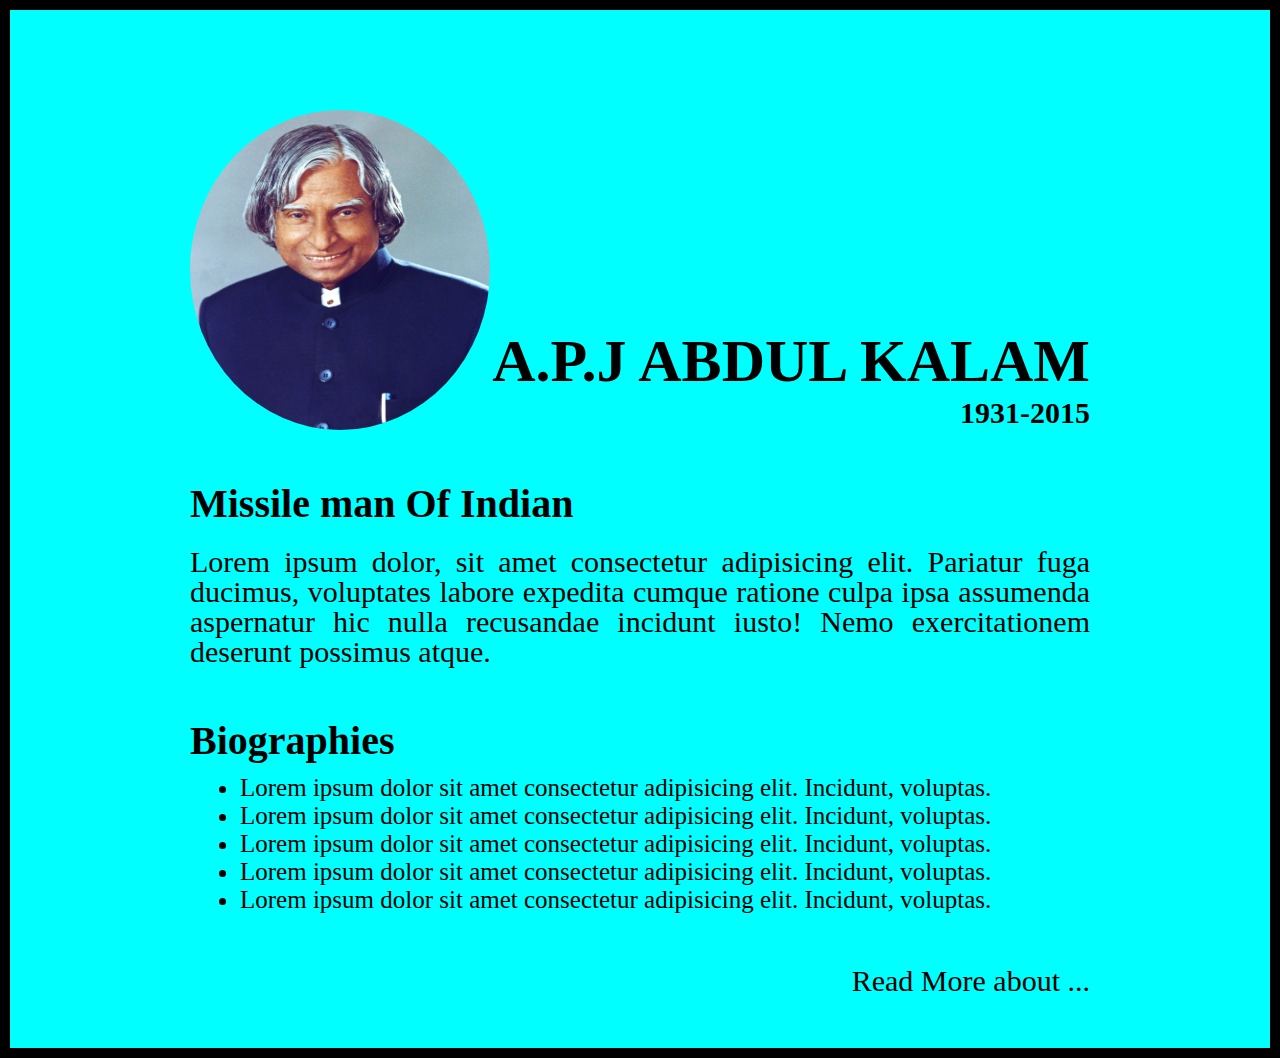
<file: p1/index.html>
<!DOCTYPE html>
<html lang="en">
  <head>
    <meta charset="UTF-8" />
    <meta http-equiv="X-UA-Compatible" content="IE=edge" />
    <meta name="viewport" content="width=device-width, initial-scale=1.0" />
    <title>The Tribute | A.P.J Abdul Kalam</title>
    <link rel="stylesheet" href="style.css" />
  </head>
  <body>
    <div class="container">
      <div class="content">
        <section class="top_section">
          <div class="image_container">
            <img src="./images/apj.jpg" alt="Tribute" />
          </div>
          <div>
            <h1>A.P.J ABDUL KALAM</h1>
            <h4>1931-2015</h4>
          </div>
        </section>
        <section class="abut_section">
          <h2>Missile man Of Indian</h2>
          <p>
            Lorem ipsum dolor, sit amet consectetur adipisicing elit. Pariatur
            fuga ducimus, voluptates labore expedita cumque ratione culpa ipsa
            assumenda aspernatur hic nulla recusandae incidunt iusto! Nemo
            exercitationem deserunt possimus atque.
          </p>
        </section>
        <section class="biography">
          <h1>Biographies</h1>
          <ul>
            <li>
              Lorem ipsum dolor sit amet consectetur adipisicing elit. Incidunt,
              voluptas.
            </li>
            <li>
              Lorem ipsum dolor sit amet consectetur adipisicing elit. Incidunt,
              voluptas.
            </li>
            <li>
              Lorem ipsum dolor sit amet consectetur adipisicing elit. Incidunt,
              voluptas.
            </li>
            <li>
              Lorem ipsum dolor sit amet consectetur adipisicing elit. Incidunt,
              voluptas.
            </li>
            <li>
              Lorem ipsum dolor sit amet consectetur adipisicing elit. Incidunt,
              voluptas.
            </li>
          </ul>
        </section>
        <footer>
           <p> Read More about ...</p>
        </footer>
      </div>
     
    </div>
  </body>
</html>
</file>
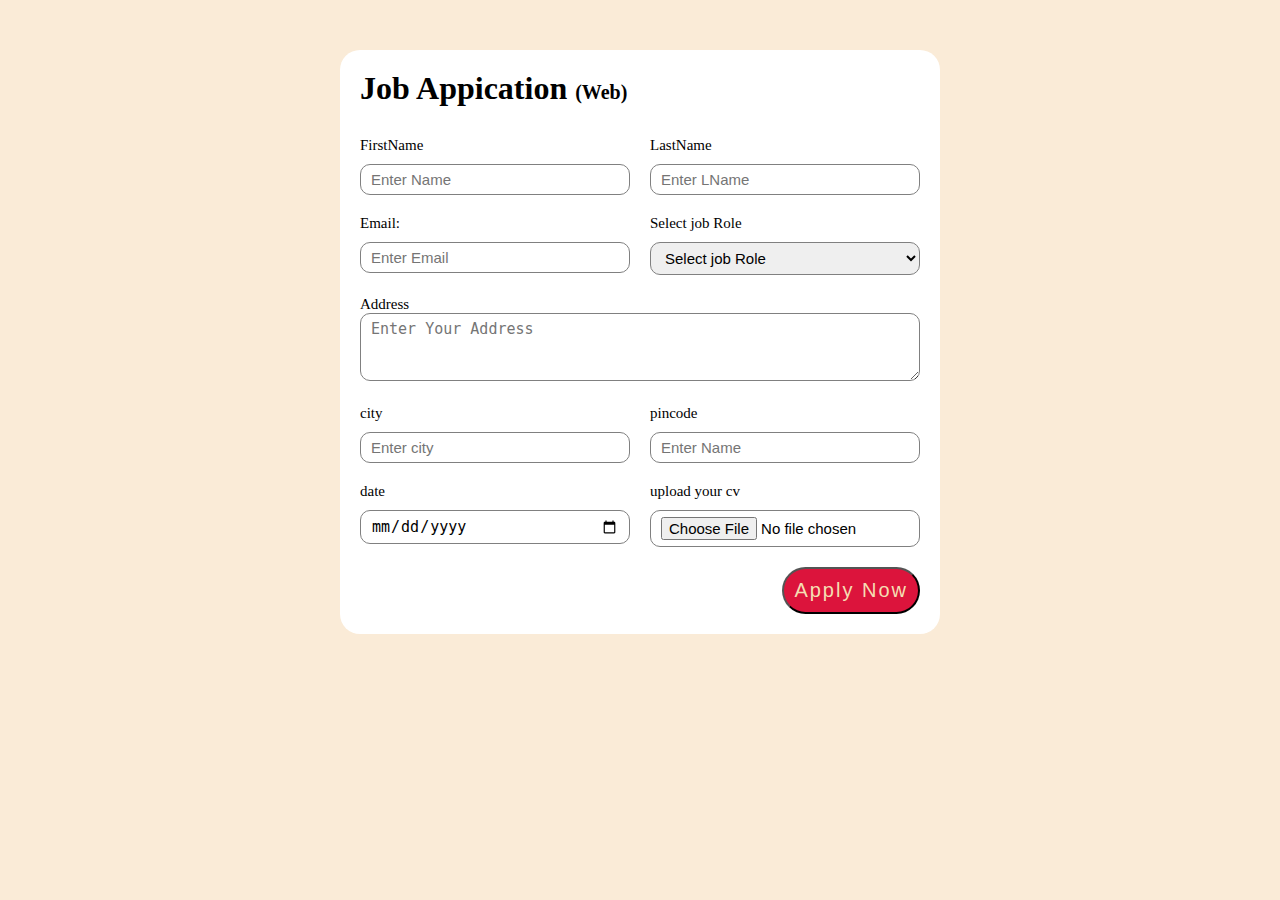
<file: p2/index.html>
<!DOCTYPE html>
<html lang="en">
  <head>
    <meta charset="UTF-8" />
    <meta http-equiv="X-UA-Compatible" content="IE=edge" />
    <meta name="viewport" content="width=device-width, initial-scale=1.0" />
    <title>Job Application</title>
    <link rel="stylesheet" href="style.css" />
  </head>
  <body>
    <div class="container">
      <div class="apply-box">
        <h1>Job Appication <span class="small">(Web)</span></h1>

        <form action="">
          <div class="form_container">
            <div class="form_control">
              <label for="firstName">FirstName</label>
              <input id="firstName" name="firstName" placeholder="Enter Name" />
            </div>

            <div class="form_control">
              <label for="lastName">LastName</label>
              <input id="lastName" name="lastName" placeholder="Enter LName" />
            </div>

            <div class="form_control">
              <label for="email">Email:</label>
              <input
                type="email"
                id="email"
                name="email"
                placeholder="Enter Email"
              />
            </div>

            <div class="form_control">
              <label for="job_role">Select job Role</label>
              <select name="job_role" id="job_role">
                <option value="">Select job Role</option>
                <option value="backend">backend</option>
                <option value="frontend">frontend</option>
                <option value="fullstack">fullstack</option>
                <option value="coder">coder</option>
              </select>
            </div>

            <div class="textarea_control">
                <label for="address">Address</label>
                <textarea name="address" id="address" cols="30" rows="3" placeholder="Enter Your Address"></textarea>
              </div>

              <div class="form_control">
                <label for="city">city</label>
                <input id="city" name="city" placeholder="Enter city" />
              </div>

              <div class="form_control">
                <label for="pincode">pincode</label>
                <input type="number" id="pincode" name="pincode" placeholder="Enter Name" />
              </div>

              <div class="form_control">
                <label for="date">date</label>
                <input type="date" id="date" name="date" placeholder="Enter Name" />
              </div>

              <div class="form_control">
                <label for="upload">upload your cv</label>
                <input type="file" id="upload" name="upload" placeholder="Enter Name" />
              </div>

          </div>
          <div class="button">
            <button type="submit">Apply Now</button>
          </div>
        </form>
      </div>
    </div>
  </body>
</html>
</file>
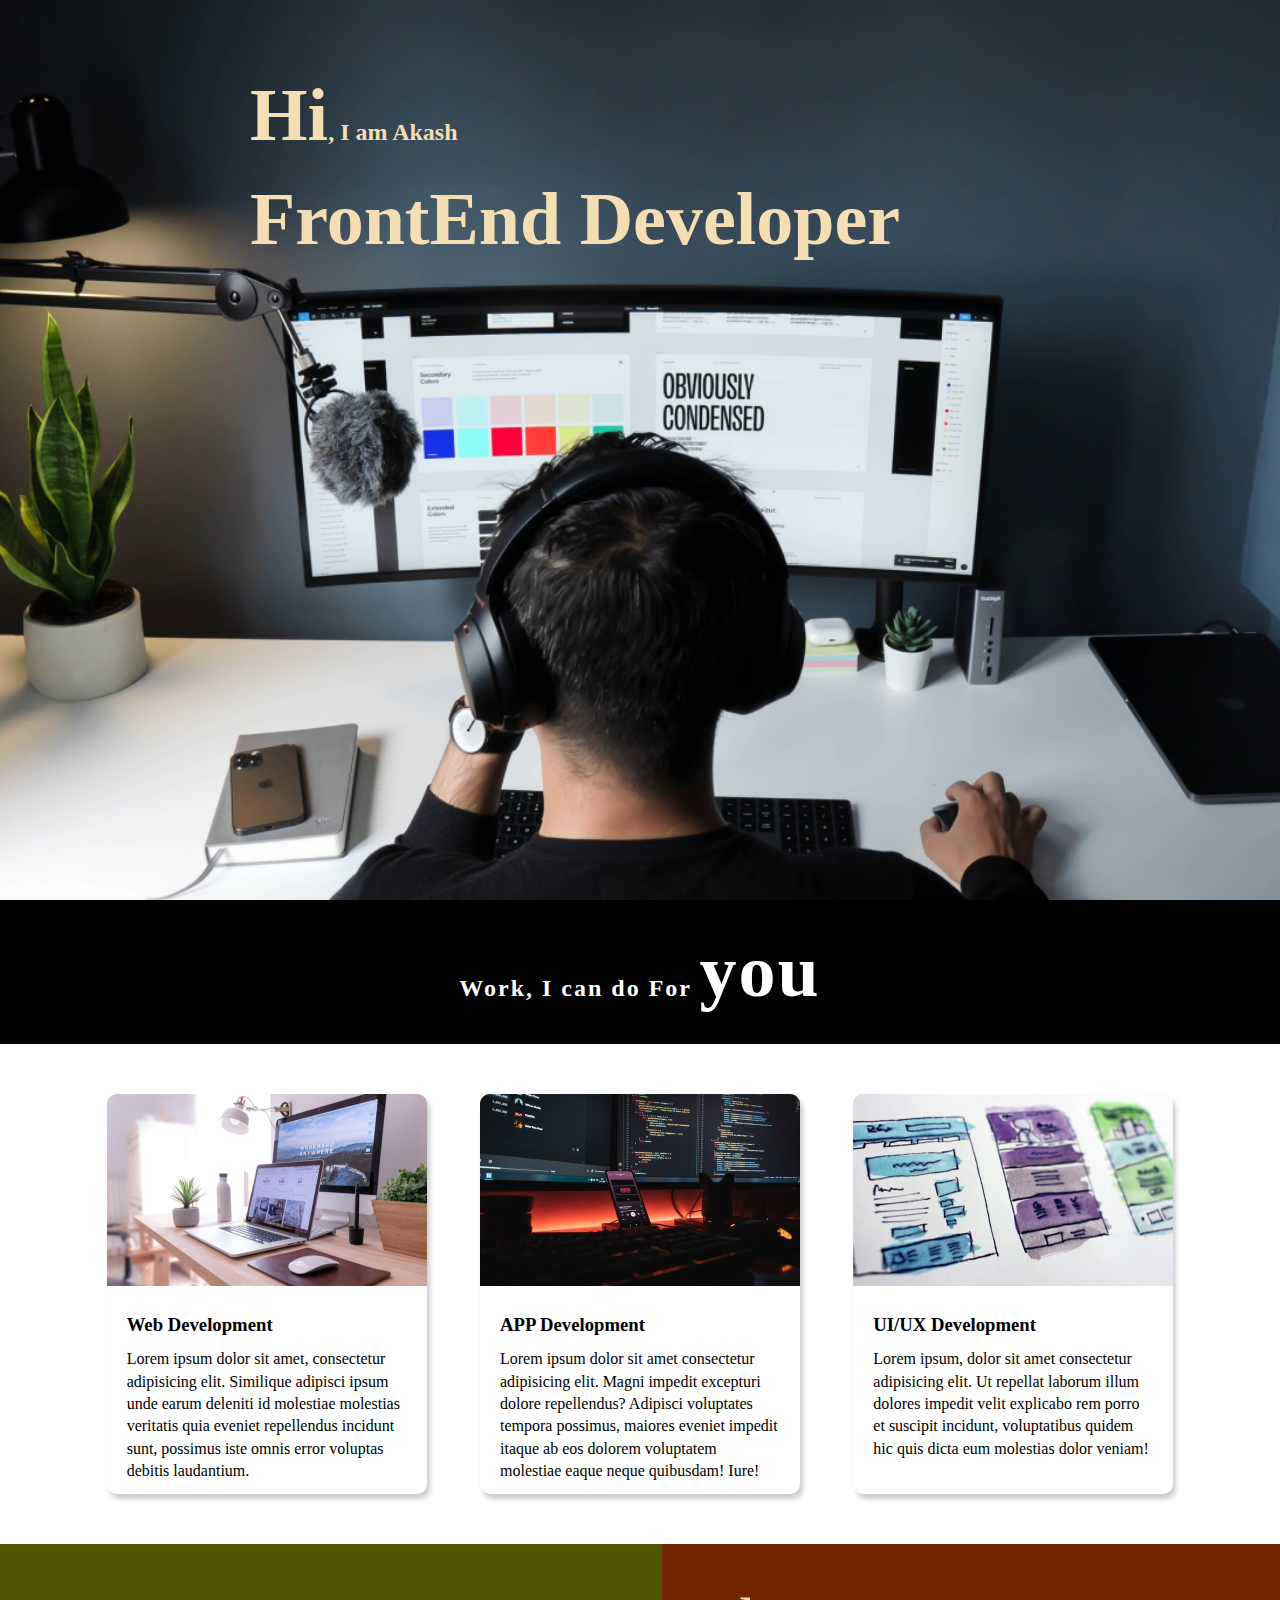
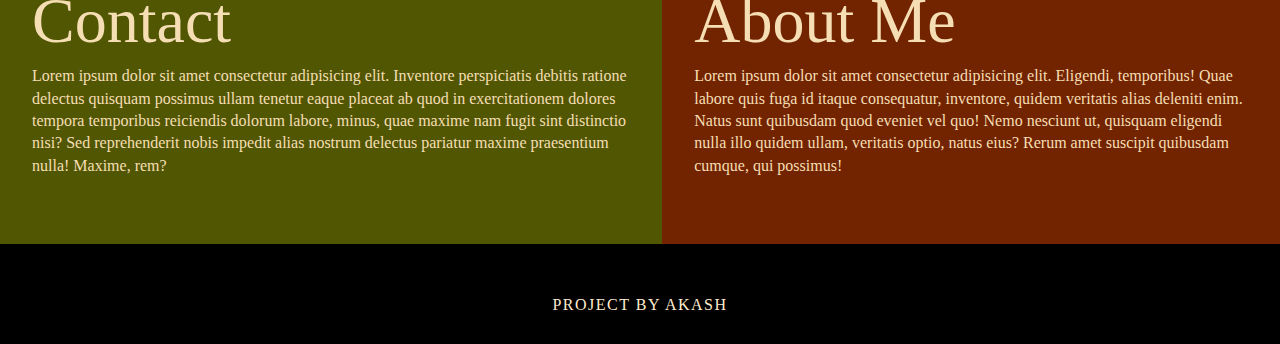
<file: p4/index.html>
<!DOCTYPE html>
<html lang="en">
  <head>
    <meta charset="UTF-8" />
    <meta http-equiv="X-UA-Compatible" content="IE=edge" />
    <meta name="viewport" content="width=device-width, initial-scale=1.0" />
    <link rel="stylesheet" href="style.css" />
    <title>Landing Page</title>
  </head>
  <body>
    <section class="hero_section">
      <div class="text_container">
        <h2><span class="lg_text">Hi</span>, I am Akash</h2>
        <h1 class="lg_text">FrontEnd Developer</h1>
      </div>
    </section>

    <section class="black_box">
      <h2>Work, I can do For <span class="lg_text">you</span></h2>
    </section>

    <section class="work">
      <div class="item">
        <div class="card">
          <div class="image_conatiner">
            <img src="images/web.png" alt="xyz" />
          </div>
          <div class="card_container">
            <h3>Web Development</h3>
            <p>
              Lorem ipsum dolor sit amet, consectetur adipisicing elit.
              Similique adipisci ipsum unde earum deleniti id molestiae
              molestias veritatis quia eveniet repellendus incidunt sunt,
              possimus iste omnis error voluptas debitis laudantium.
            </p>
          </div>
        </div>
      </div>
      <div class="item">
        <div class="card">
          <div class="image_conatiner">
            <img src="images/mobile.png" alt="xyz" />
          </div>
          <div class="card_container">
            <h3>APP Development</h3>
            <p>
              Lorem ipsum dolor sit amet consectetur adipisicing elit. Magni
              impedit excepturi dolore repellendus? Adipisci voluptates tempora
              possimus, maiores eveniet impedit itaque ab eos dolorem voluptatem
              molestiae eaque neque quibusdam! Iure!
            </p>
          </div>
        </div>
      </div>

      <div class="item">
        <div class="card">
          <div class="image_conatiner">
            <img src="images/uiux.png" alt="xyz" />
          </div>
          <div class="card_container">
            <h3>UI/UX Development</h3>
            <p>
              Lorem ipsum, dolor sit amet consectetur adipisicing elit. Ut
              repellat laborum illum dolores impedit velit explicabo rem porro
              et suscipit incidunt, voluptatibus quidem hic quis dicta eum
              molestias dolor veniam!
            </p>
          </div>
        </div>
      </div>
    </section>

    <section class="bottom">
        <div class="contact">
            <h1>Contact</h1>
            <p>Lorem ipsum dolor sit amet consectetur adipisicing elit. Inventore perspiciatis debitis ratione delectus quisquam possimus ullam tenetur eaque placeat ab quod in exercitationem dolores tempora temporibus reiciendis dolorum labore, minus, quae maxime nam fugit sint distinctio nisi? Sed reprehenderit nobis impedit alias nostrum delectus pariatur maxime praesentium nulla! Maxime, rem?</p>
        </div>
        <div class="about">
            <h1>About Me</h1>
            <p>Lorem ipsum dolor sit amet consectetur adipisicing elit. Eligendi, temporibus! Quae labore quis fuga id itaque consequatur, inventore, quidem veritatis alias deleniti enim. Natus sunt quibusdam quod eveniet vel quo! Nemo nesciunt ut, quisquam eligendi nulla illo quidem ullam, veritatis optio, natus eius? Rerum amet suscipit quibusdam cumque, qui possimus!</p>
        </div>
    </section>

    <footer>
        Project by Akash
    </footer>

  </body>
</html>
</file>
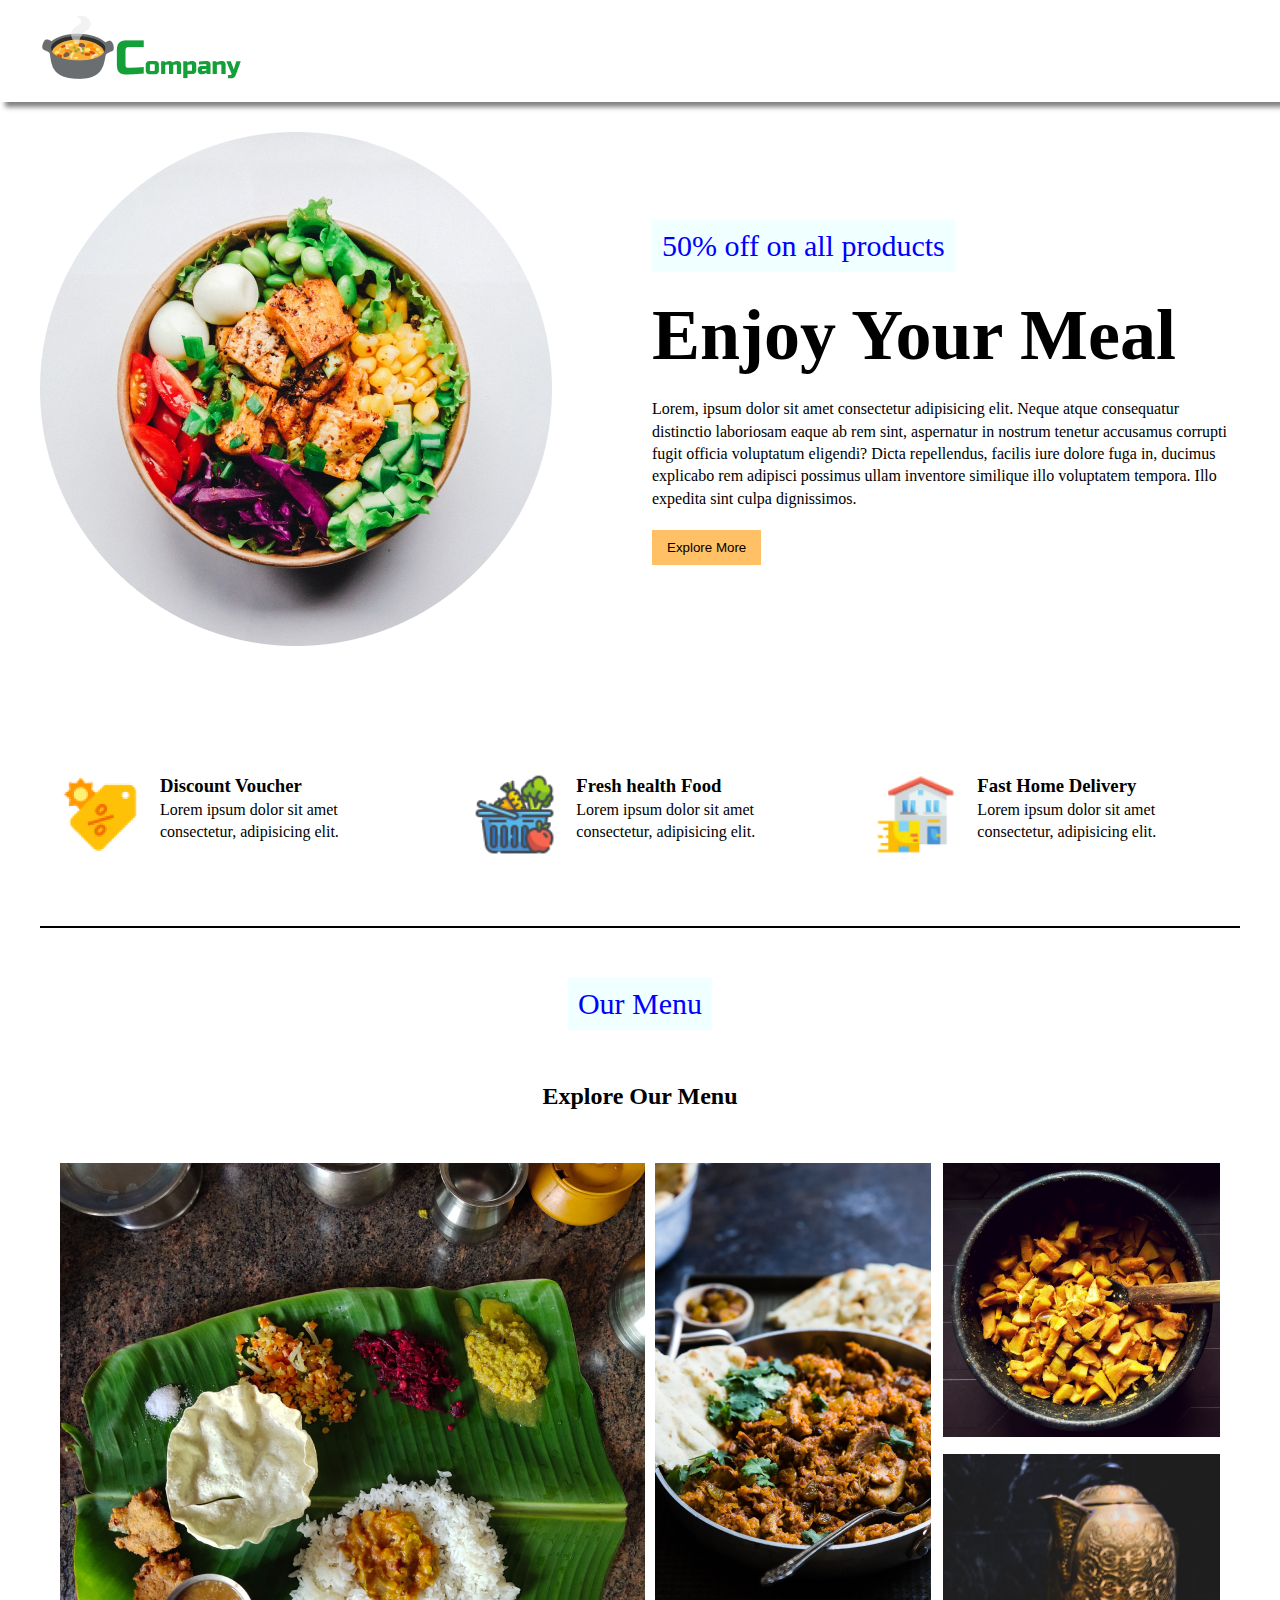
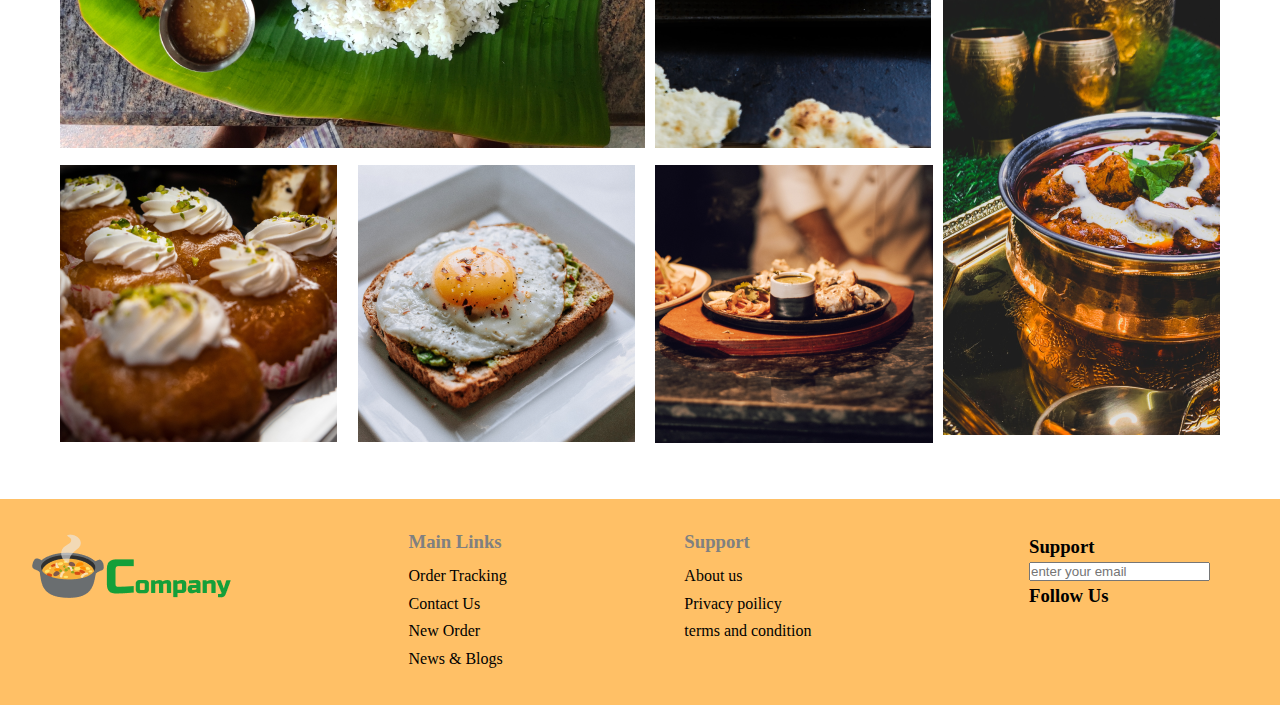
<file: p5/index.html>
<!DOCTYPE html>
<html lang="en">
  <head>
    <meta charset="UTF-8" />
    <meta http-equiv="X-UA-Compatible" content="IE=edge" />
    <meta name="viewport" content="width=device-width, initial-scale=1.0" />
    <link
      rel="stylesheet"
      href="https://cdnjs.cloudflare.com/ajax/libs/font-awesome/6.2.1/css/all.min.css"
      integrity="sha512-MV7K8+y+gLIBoVD59lQIYicR65iaqukzvf/nwasF0nqhPay5w/9lJmVM2hMDcnK1OnMGCdVK+iQrJ7lzPJQd1w=="
      crossorigin="anonymous"
      referrerpolicy="no-referrer"
    />
    <link rel="stylesheet" href="style.css" />
    <title>Restaurant</title>
  </head>
  <body>
    <nav>
      <div class="navigation container">
        <div class="logo_container">
          <img src="images/logo.png" alt="logo" />
        </div>
        <div class="bar_icon"><i class="fa-solid fa-bars"></i></div>
      </div>
    </nav>

    <div class="container">
      <div class="hero">
        <div class="hero_img">
          <img src="images/hero_image.png" alt="sdf" />
        </div>

        <div class="hero_content">
          <div class="tag">50% off on all products</div>
          <h1>Enjoy Your Meal</h1>
          <p>
            Lorem, ipsum dolor sit amet consectetur adipisicing elit. Neque
            atque consequatur distinctio laboriosam eaque ab rem sint,
            aspernatur in nostrum tenetur accusamus corrupti fugit officia
            voluptatum eligendi? Dicta repellendus, facilis iure dolore fuga in,
            ducimus explicabo rem adipisci possimus ullam inventore similique
            illo voluptatem tempora. Illo expedita sint culpa dignissimos.
          </p>
          <button class="explore_btn">Explore More</button>
        </div>
      </div>
      <section class="features">
        <div class="feature">
          <img src="icons/discount.png" alt="" />
          <div class="feature_content">
            <h3>Discount Voucher</h3>
            Lorem ipsum dolor sit amet consectetur, adipisicing elit.
          </div>
        </div>

        <div class="feature">
          <img src="icons/fresh.png" alt="" />
          <div class="feature_content">
            <h3>Fresh health Food</h3>
            Lorem ipsum dolor sit amet consectetur, adipisicing elit.
          </div>
        </div>

        <div class="feature">
          <img src="icons/delivery.png" alt="" />
          <div class="feature_content">
            <h3>Fast Home Delivery</h3>
            Lorem ipsum dolor sit amet consectetur, adipisicing elit.
          </div>
        </div>
      </section>
      <div class="divider"></div>
      <div class="menu">
        <div class="tag">Our Menu</div>
        <h2>Explore Our Menu</h2>

        <div class="grid">
          <div class="item1">
            <img
              class="grid-image"
              src="images/grid_image1.png"
              alt="image 1"
            />
          </div>
          <div class="item2">
            <img
              class="grid-image"
              src="images/grid_image2.png"
              alt="image 2"
            />
          </div>
          <div class="item3">
            <img
              class="grid-image"
              src="images/grid_image3.png"
              alt="image 3"
            />
          </div>
          <div class="item4">
            <img
              class="grid-image"
              src="images/grid_image4.png"
              alt="image 4"
            />
          </div>
          <div class="item5">
            <img
              class="grid-image"
              src="images/grid_image5.png"
              alt="image 5"
            />
          </div>
          <div class="item6">
            <img
              class="grid-image"
              src="images/grid_image6.png"
              alt="image 6"
            />
          </div>
          <div class="item7">
            <img
              class="grid-image"
              src="images/grid_image7.png"
              alt="image 7"
            />
          </div>
        </div>
      </div>
    </div>
    <footer>
      <div class="footer_container ">
        <div class="footer_logo">
          <img src="images/logo.png" alt="">
        </div>
        <div class="link_lists">
          <h3>Main Links</h3>
          <ul>
            <li>Order Tracking</li>
            <li>Contact Us</li>
            <li>New Order</li>
            <li>News & Blogs</li>
          </ul>
        </div>

        <div class="link_lists">
          <h3>Support</h3>
          <ul>
            <li>About us</li>
            <li>Privacy poilicy</li>
            <li>terms and condition</li>
          </ul>
        </div>

        <div class="new_letter">
          <h3>Support</h3>
          <input type="email" placeholder="enter your email">
          <h3>Follow Us</h3>
          <div class="icon_container">
            <div class="icon">
              <i class="fa fa-facebook"></i>
            </div>

            <div class="icon">
              <i class="fa fa-twitter"></i>
            </div>

            <div class="icon">
              <i class="fa fa-instagram"></i>
            </div>


          </div>
        </div>
      </div>
    </footer>
  </body>
</html>
</file>
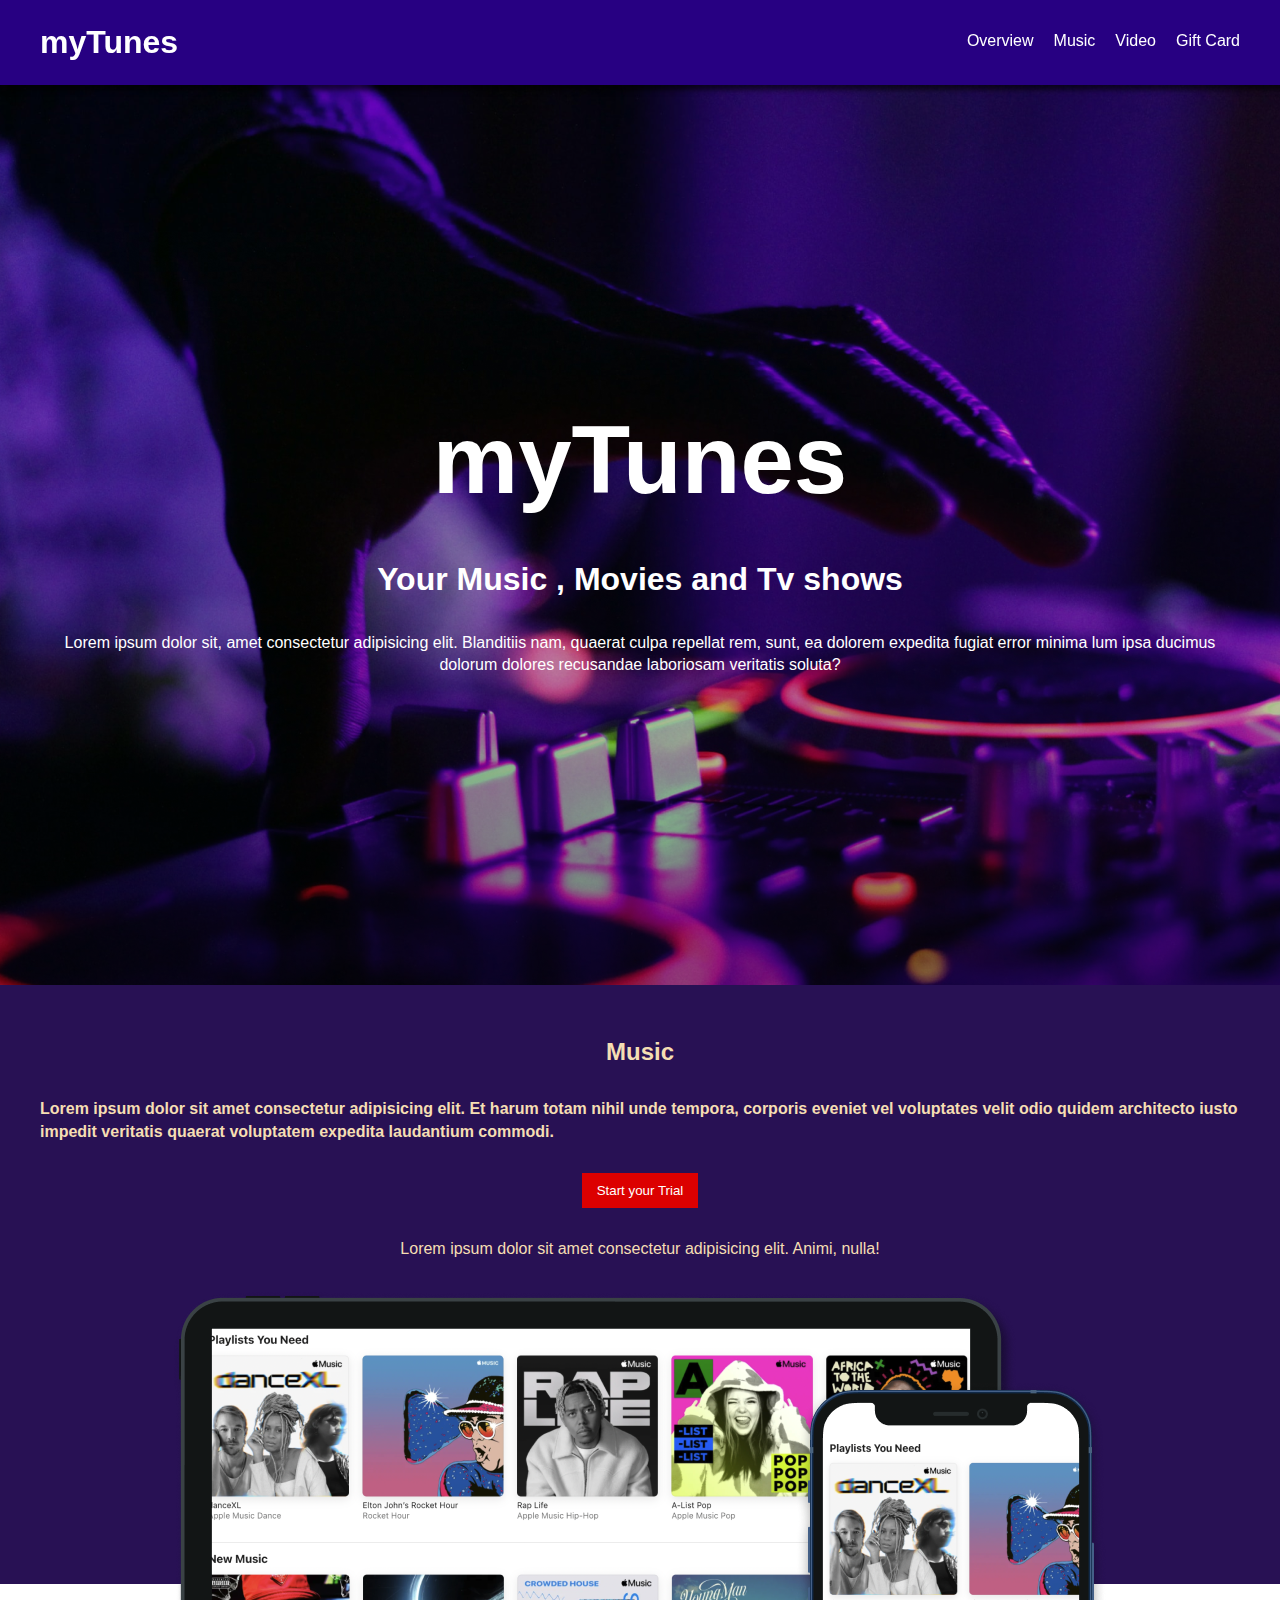
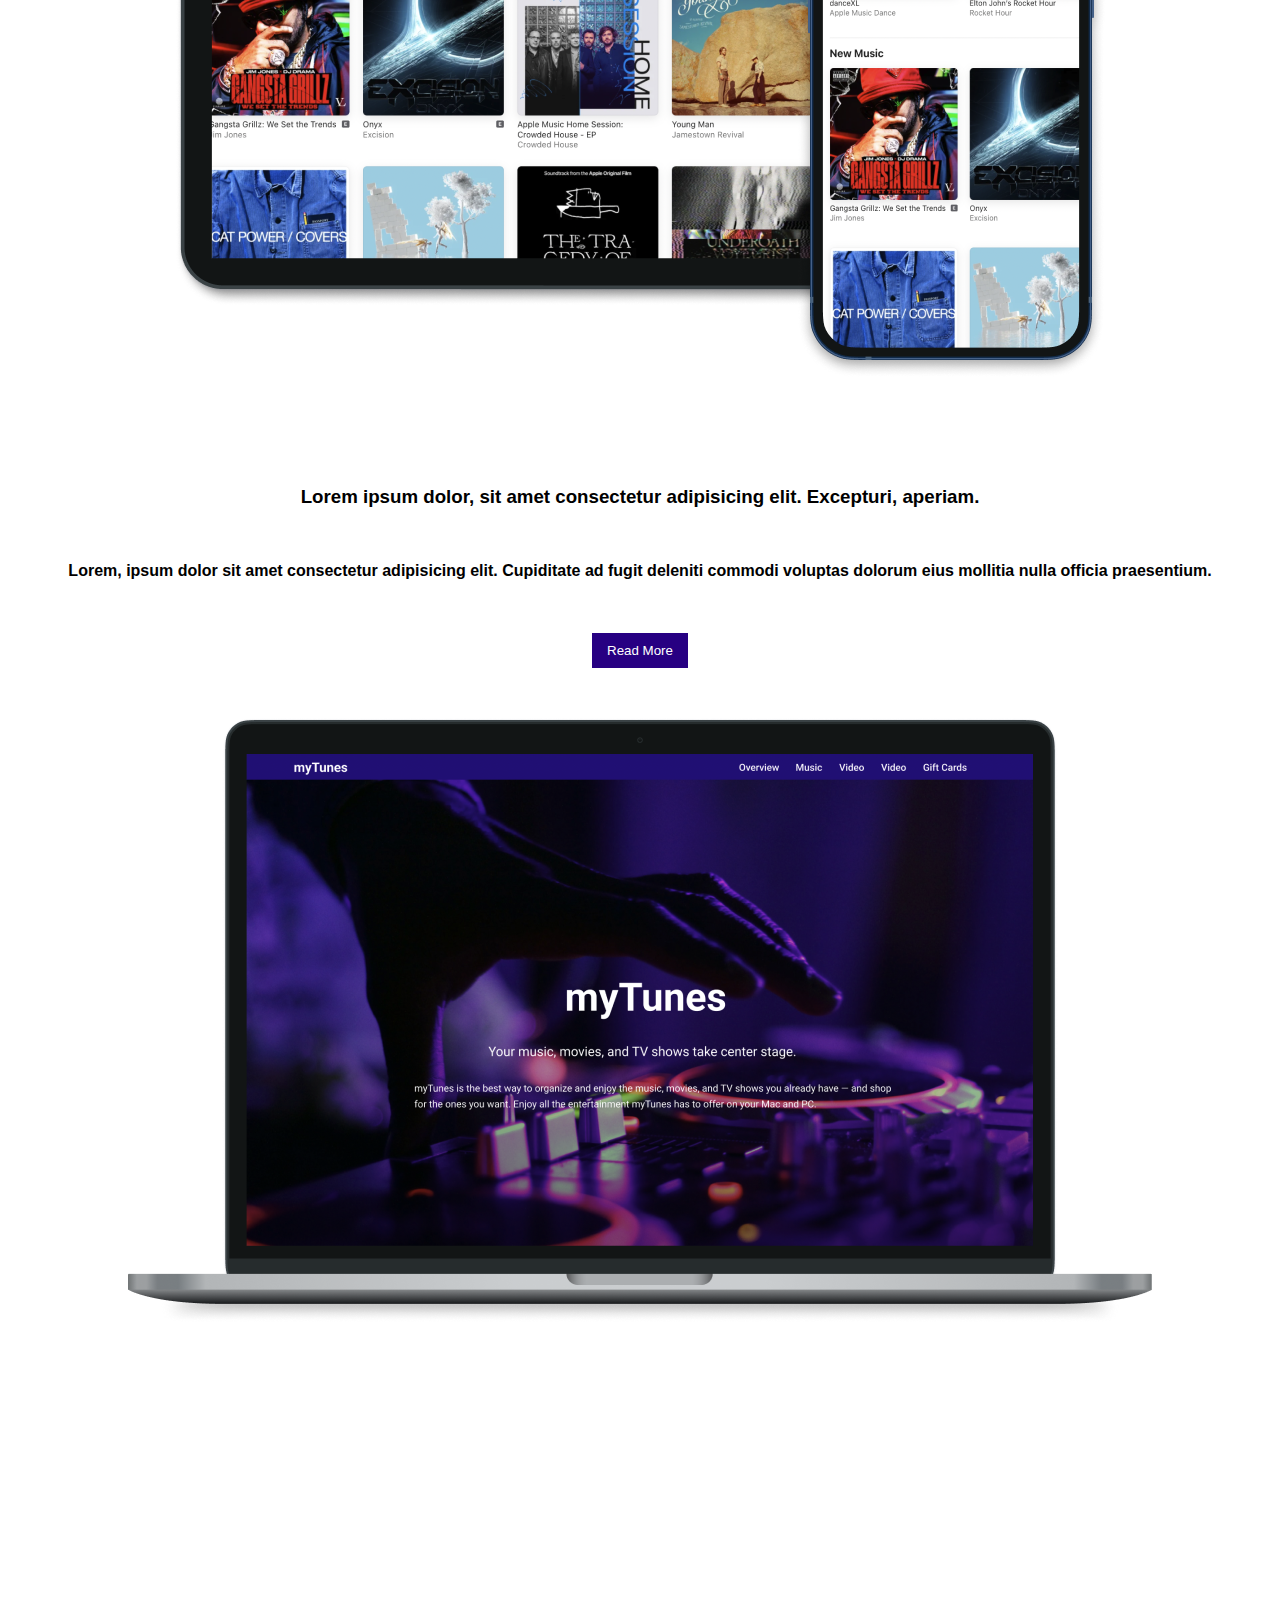
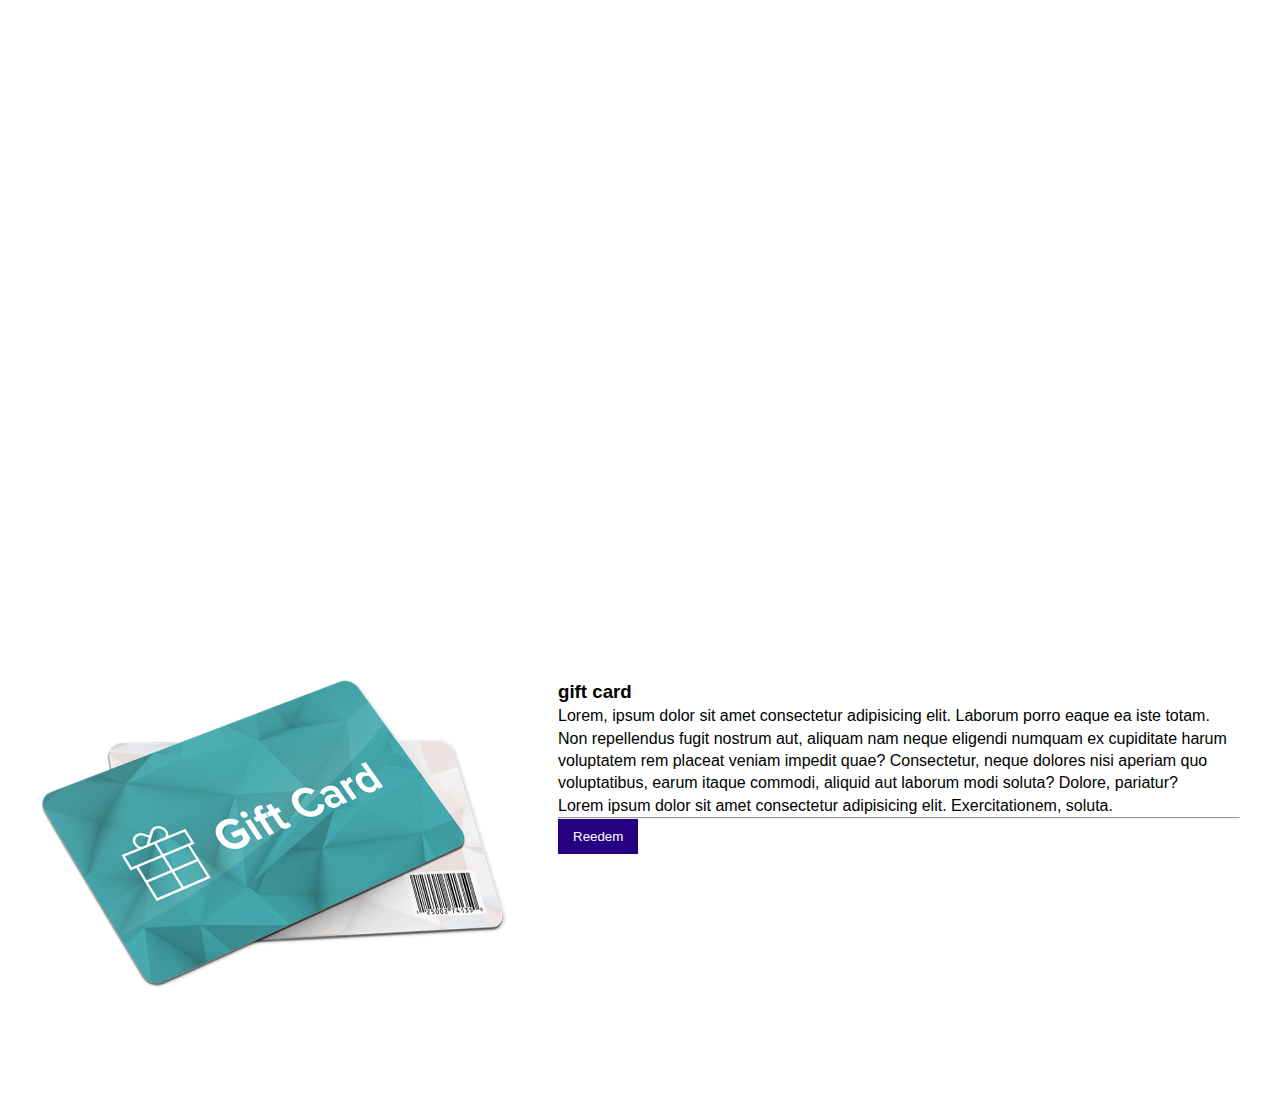
<file: p6/index.html>
<!DOCTYPE html>
<html lang="en">
  <head>
    <meta charset="UTF-8" />
    <meta http-equiv="X-UA-Compatible" content="IE=edge" />
    <meta name="viewport" content="width=device-width, initial-scale=1.0" />
    <link
      rel="stylesheet"
      href="https://cdnjs.cloudflare.com/ajax/libs/font-awesome/6.2.1/css/all.min.css"
      integrity="sha512-MV7K8+y+gLIBoVD59lQIYicR65iaqukzvf/nwasF0nqhPay5w/9lJmVM2hMDcnK1OnMGCdVK+iQrJ7lzPJQd1w=="
      crossorigin="anonymous"
      referrerpolicy="no-referrer"
    />
    <link rel="stylesheet" href="style.css" />
    <title>Music App</title>
  </head>
  <body>
    <header>
      <nav class="container">
        <div class="logo">myTunes</div>
        <ul>
          <a href="#hero">
            <li>Overview</li>
          </a>
          <a href="#music">
            <li>Music</li>
          </a>
          <a href="#video">
            <li>Video</li>
          </a>
          <a href="#gift">
            <li>Gift Card</li>
          </a>
        </ul>
      </nav>
    </header>
    <main>
      <section class="hero-section" id="hero">
        <div class="container">
          <h1>myTunes</h1>
          <h3>Your Music , Movies and Tv shows</h3>
          <p>
            Lorem ipsum dolor sit, amet consectetur adipisicing elit. Blanditiis
            nam, quaerat culpa repellat rem, sunt, ea dolorem expedita fugiat
            error minima lum ipsa ducimus dolorum dolores recusandae laboriosam
            veritatis soluta?
          </p>
        </div>
      </section>

      <section class="music-section" id="music">
        <div class="container">
          <h2>
            <span><i class="fa fa-music"></i></span>
            Music
          </h2>
          <h4>
            Lorem ipsum dolor sit amet consectetur adipisicing elit. Et harum
            totam nihil unde tempora, corporis eveniet vel voluptates velit odio
            quidem architecto iusto impedit veritatis quaerat voluptatem
            expedita laudantium commodi.
          </h4>
          <button class="primary-btn">Start your Trial</button>
          <p>
            Lorem ipsum dolor sit amet consectetur adipisicing elit. Animi,
            nulla!
          </p>
          <div class="ipad-iphone-img">
            <img src="images/ipad-iphone.png" alt="" />
          </div>
        </div>
      </section>

      <section class="about-music container">
        <h3>
          Lorem ipsum dolor, sit amet consectetur adipisicing elit. Excepturi,
          aperiam.
        </h3>
        <h4>
          Lorem, ipsum dolor sit amet consectetur adipisicing elit. Cupiditate
          ad fugit deleniti commodi voluptas dolorum eius mollitia nulla officia
          praesentium.
        </h4>
        <button class="secondary-btn">Read More</button>
        <div class="mac-img">
          <img src="images/mac.png" alt="" />
        </div>
      </section>
      <section class="video-section" id="video">
        <div class="container">
          <h3>
            Lorem ipsum dolor, sit amet consectetur adipisicing elit.
            Praesentium officiis quo alias quaerat aut corporis architecto
            suscipit, minus quae nulla. Corporis consequatur nobis modi culpa
            veniam quos quidem. Ducimus, minus.
          </h3>
          <p>
            Lorem, ipsum dolor sit amet consectetur adipisicing elit. Corporis
            suscipit consectetur magni expedita, nam harum sit excepturi
            corrupti, saepe facilis optio recusandae hic deleniti et obcaecati
            veritatis, tempore maxime nisi? Quos facilis laudantium sit
            voluptates eum ipsum, officiis quasi, consequuntur deleniti fugit in
            voluptate vero quaerat saepe nam! Vero, obcaecati.
          </p>
        </div>
      </section>

      <div class="container">
        <section class="gift-section" id="gift">
          <div class="gift-card">
            <img src="images/gift_card.png" alt="" />
          </div>
          <div class="gift-content">
            <h3>gift card</h3>
            <p>
              Lorem, ipsum dolor sit amet consectetur adipisicing elit. Laborum
              porro eaque ea iste totam. Non repellendus fugit nostrum aut,
              aliquam nam neque eligendi numquam ex cupiditate harum voluptatem
              rem placeat veniam impedit quae? Consectetur, neque dolores nisi
              aperiam quo voluptatibus, earum itaque commodi, aliquid aut
              laborum modi soluta? Dolore, pariatur?
            </p>
            <p>
              Lorem ipsum dolor sit amet consectetur adipisicing elit.
              Exercitationem, soluta.
            </p>
            <hr />
            <div>
              <button class="secondary-btn">Reedem</button>
            </div>
          </div>
        </section>
      </div>
    </main>
  </body>
</html>
</file>
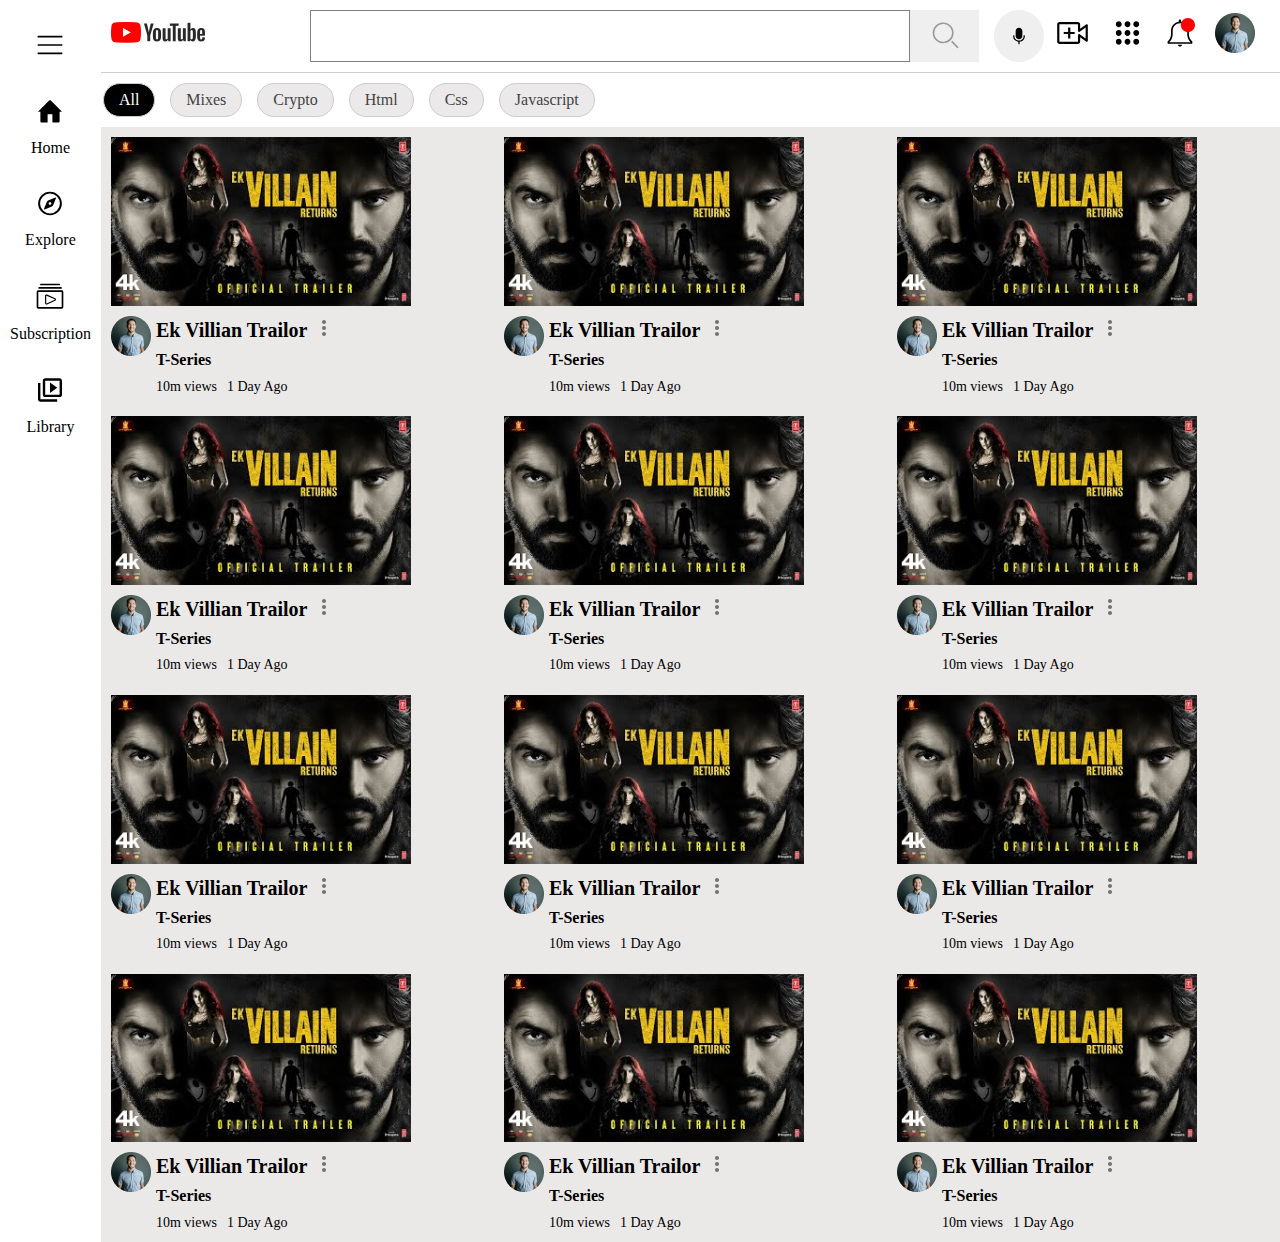
<file: p7/index.html>
<!DOCTYPE html>
<html lang="en">
  <head>
    <meta charset="UTF-8" />
    <meta http-equiv="X-UA-Compatible" content="IE=edge" />
    <meta name="viewport" content="width=device-width, initial-scale=1.0" />
    <link rel="shortcut icon" href="you.ico" type="image/x-icon" />
    <link rel="stylesheet" href="style.css" />
    <title>Youtube clone</title>
  </head>
  <body>
    <div class="container">
      <aside>
        <div class="bars">
          <img src="icons/bars.svg" alt="" />
        </div>
        <div class="side-icons">
          <i>
            <img src="icons/home.svg" alt="" />
          </i>
          <p>Home</p>
        </div>

        <div class="side-icons">
          <i>
            <img src="icons/compass.svg" alt="" />
          </i>
          <p>Explore</p>
        </div>

        <div class="side-icons">
          <i>
            <img src="icons/video-gallary.svg" alt="" />
          </i>
          <p>Subscription</p>
        </div>

        <div class="side-icons">
          <i>
            <img src="icons/video-library.svg" alt="" />
          </i>
          <p>Library</p>
        </div>
      </aside>
      <div class="main-conatiner">
        <header>
          <nav>
            <div class="logo">
              <img src="images/youtube-logo.png" alt="" />
            </div>
            <div class="center-nav">
              <div class="search">
                <input type="text" />
                <button>
                  <img src="icons/search.svg" alt="" />
                </button>
              </div>
              <div class="mic">
                <img src="icons/mic.svg" alt="" />
              </div>
            </div>
            <div class="side-nav">
              <i>
                <img src="icons/video-add.svg" alt="" />
              </i>
              <i>
                <img src="icons/dot-grid.svg" alt="" />
              </i>
              <i>
                <img src="icons/bell.svg" alt="" />
              </i>
              <i>
                <img src="images/avatar.png" alt="" />
              </i>
            </div>
          </nav>
          <div class="tags">
            <div class="tag dark">All</div>
            <div class="tag light">Mixes</div>
            <div class="tag light">Crypto</div>
            <div class="tag light">Html</div>
            <div class="tag light">Css</div>
            <div class="tag light">Javascript</div>
          </div>
        </header>
        <main>
          <div class="card-container">
            <div class="card">
              <img src="images/Thumb.jpg" alt="" />
              <div class="avatar-content">
                <div class="avatar">
                  <img src="images/avatar.png" alt="" />
                </div>
                <div class="content">
                  <h3>Ek Villian Trailor</h3>
                  <p class="channel-name">T-Series</p>
                  <div class="content-status">
                    <p>10m views</p>
                    <p>1 Day Ago</p>
                  </div>
                </div>
                <div class="dots">
                  <img src="icons/dots.svg" alt="" />
                </div>
              </div>
            </div>
            <div class="card">
                <img src="images/Thumb.jpg" alt="" />
                <div class="avatar-content">
                  <div class="avatar">
                    <img src="images/avatar.png" alt="" />
                  </div>
                  <div class="content">
                    <h3>Ek Villian Trailor</h3>
                    <p class="channel-name">T-Series</p>
                    <div class="content-status">
                      <p>10m views</p>
                      <p>1 Day Ago</p>
                    </div>
                  </div>
                  <div class="dots">
                    <img src="icons/dots.svg" alt="" />
                  </div>
                </div>
              </div>
              <div class="card">
                <img src="images/Thumb.jpg" alt="" />
                <div class="avatar-content">
                  <div class="avatar">
                    <img src="images/avatar.png" alt="" />
                  </div>
                  <div class="content">
                    <h3>Ek Villian Trailor</h3>
                    <p class="channel-name">T-Series</p>
                    <div class="content-status">
                      <p>10m views</p>
                      <p>1 Day Ago</p>
                    </div>
                  </div>
                  <div class="dots">
                    <img src="icons/dots.svg" alt="" />
                  </div>
                </div>
              </div>
              <div class="card">
                <img src="images/Thumb.jpg" alt="" />
                <div class="avatar-content">
                  <div class="avatar">
                    <img src="images/avatar.png" alt="" />
                  </div>
                  <div class="content">
                    <h3>Ek Villian Trailor</h3>
                    <p class="channel-name">T-Series</p>
                    <div class="content-status">
                      <p>10m views</p>
                      <p>1 Day Ago</p>
                    </div>
                  </div>
                  <div class="dots">
                    <img src="icons/dots.svg" alt="" />
                  </div>
                </div>
              </div>
              <div class="card">
                <img src="images/Thumb.jpg" alt="" />
                <div class="avatar-content">
                  <div class="avatar">
                    <img src="images/avatar.png" alt="" />
                  </div>
                  <div class="content">
                    <h3>Ek Villian Trailor</h3>
                    <p class="channel-name">T-Series</p>
                    <div class="content-status">
                      <p>10m views</p>
                      <p>1 Day Ago</p>
                    </div>
                  </div>
                  <div class="dots">
                    <img src="icons/dots.svg" alt="" />
                  </div>
                </div>
              </div>
              <div class="card">
                <img src="images/Thumb.jpg" alt="" />
                <div class="avatar-content">
                  <div class="avatar">
                    <img src="images/avatar.png" alt="" />
                  </div>
                  <div class="content">
                    <h3>Ek Villian Trailor</h3>
                    <p class="channel-name">T-Series</p>
                    <div class="content-status">
                      <p>10m views</p>
                      <p>1 Day Ago</p>
                    </div>
                  </div>
                  <div class="dots">
                    <img src="icons/dots.svg" alt="" />
                  </div>
                </div>
              </div>
              <div class="card">
                <img src="images/Thumb.jpg" alt="" />
                <div class="avatar-content">
                  <div class="avatar">
                    <img src="images/avatar.png" alt="" />
                  </div>
                  <div class="content">
                    <h3>Ek Villian Trailor</h3>
                    <p class="channel-name">T-Series</p>
                    <div class="content-status">
                      <p>10m views</p>
                      <p>1 Day Ago</p>
                    </div>
                  </div>
                  <div class="dots">
                    <img src="icons/dots.svg" alt="" />
                  </div>
                </div>
              </div>
              <div class="card">
                <img src="images/Thumb.jpg" alt="" />
                <div class="avatar-content">
                  <div class="avatar">
                    <img src="images/avatar.png" alt="" />
                  </div>
                  <div class="content">
                    <h3>Ek Villian Trailor</h3>
                    <p class="channel-name">T-Series</p>
                    <div class="content-status">
                      <p>10m views</p>
                      <p>1 Day Ago</p>
                    </div>
                  </div>
                  <div class="dots">
                    <img src="icons/dots.svg" alt="" />
                  </div>
                </div>
              </div>
              <div class="card">
                <img src="images/Thumb.jpg" alt="" />
                <div class="avatar-content">
                  <div class="avatar">
                    <img src="images/avatar.png" alt="" />
                  </div>
                  <div class="content">
                    <h3>Ek Villian Trailor</h3>
                    <p class="channel-name">T-Series</p>
                    <div class="content-status">
                      <p>10m views</p>
                      <p>1 Day Ago</p>
                    </div>
                  </div>
                  <div class="dots">
                    <img src="icons/dots.svg" alt="" />
                  </div>
                </div>
              </div>
              <div class="card">
                <img src="images/Thumb.jpg" alt="" />
                <div class="avatar-content">
                  <div class="avatar">
                    <img src="images/avatar.png" alt="" />
                  </div>
                  <div class="content">
                    <h3>Ek Villian Trailor</h3>
                    <p class="channel-name">T-Series</p>
                    <div class="content-status">
                      <p>10m views</p>
                      <p>1 Day Ago</p>
                    </div>
                  </div>
                  <div class="dots">
                    <img src="icons/dots.svg" alt="" />
                  </div>
                </div>
              </div>
              <div class="card">
                <img src="images/Thumb.jpg" alt="" />
                <div class="avatar-content">
                  <div class="avatar">
                    <img src="images/avatar.png" alt="" />
                  </div>
                  <div class="content">
                    <h3>Ek Villian Trailor</h3>
                    <p class="channel-name">T-Series</p>
                    <div class="content-status">
                      <p>10m views</p>
                      <p>1 Day Ago</p>
                    </div>
                  </div>
                  <div class="dots">
                    <img src="icons/dots.svg" alt="" />
                  </div>
                </div>
              </div>
              <div class="card">
                <img src="images/Thumb.jpg" alt="" />
                <div class="avatar-content">
                  <div class="avatar">
                    <img src="images/avatar.png" alt="" />
                  </div>
                  <div class="content">
                    <h3>Ek Villian Trailor</h3>
                    <p class="channel-name">T-Series</p>
                    <div class="content-status">
                      <p>10m views</p>
                      <p>1 Day Ago</p>
                    </div>
                  </div>
                  <div class="dots">
                    <img src="icons/dots.svg" alt="" />
                  </div>
                </div>
              </div>
              
          </div>
        </main>
      </div>
    </div>
  </body>
</html>
</file>
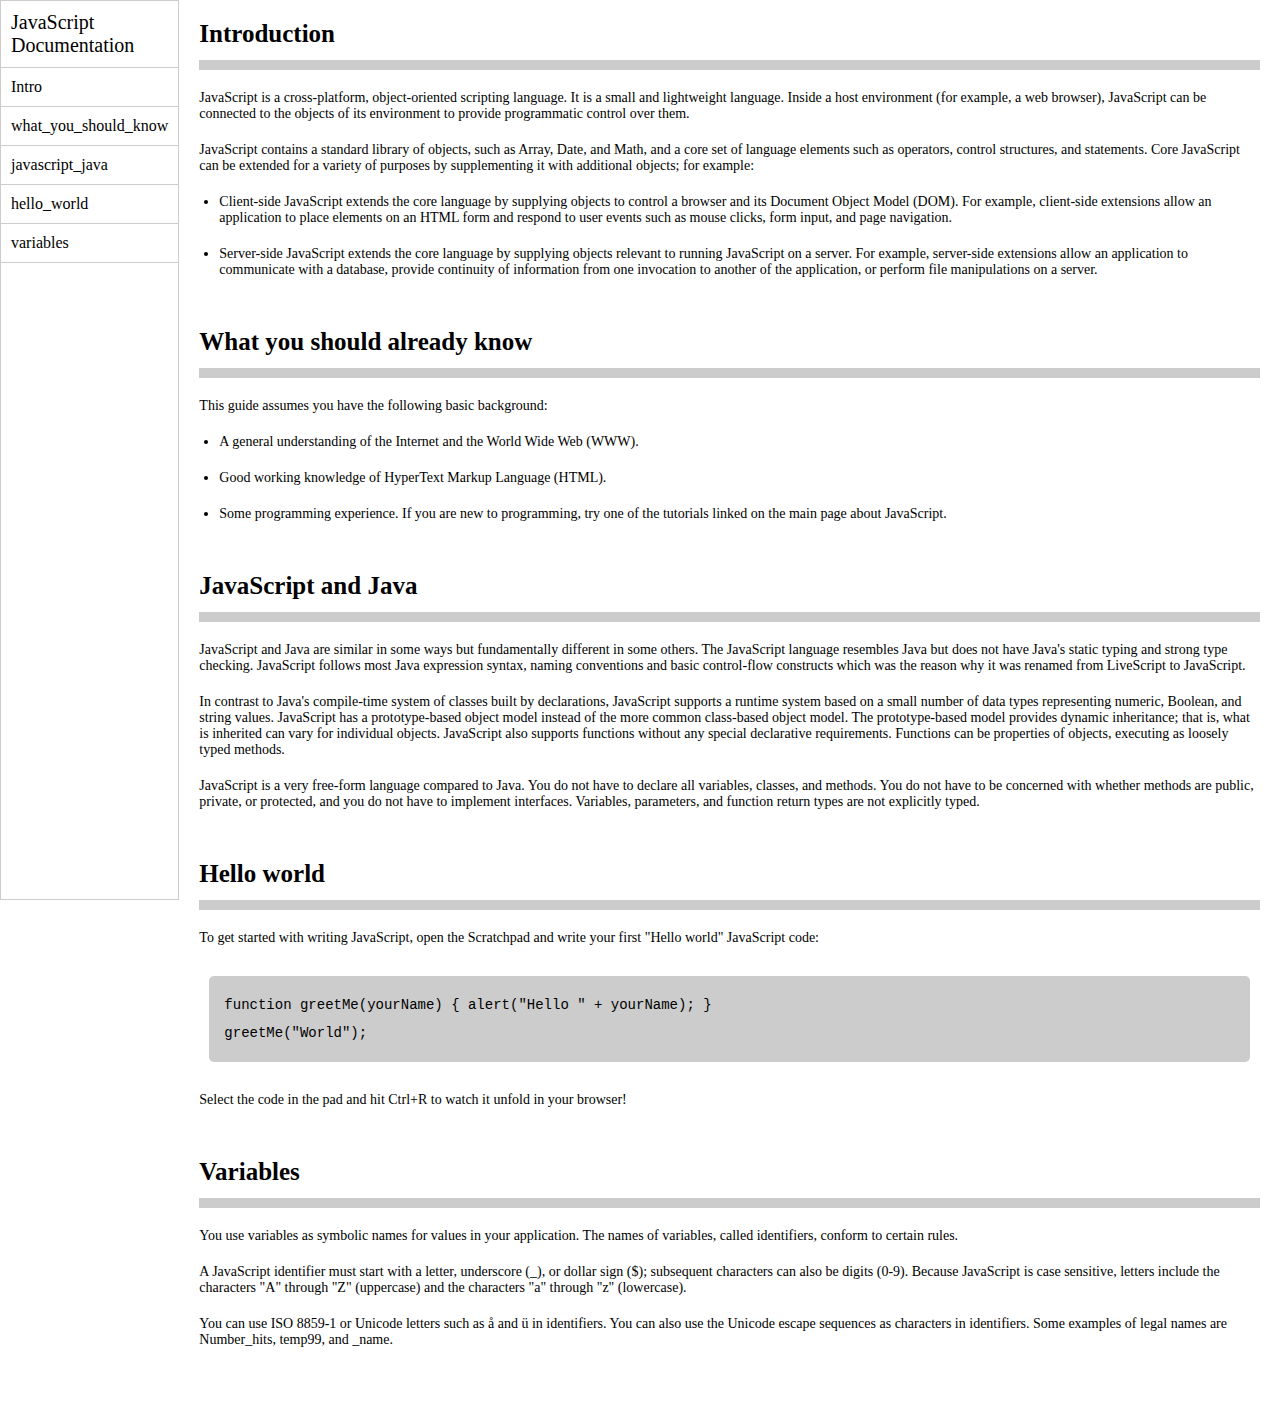
<file: p8/index.html>
<!DOCTYPE html>
<html lang="en">
  <head>
    <meta charset="UTF-8" />
    <meta http-equiv="X-UA-Compatible" content="IE=edge" />
    <meta name="viewport" content="width=device-width, initial-scale=1.0" />
    <title>JavaScript Documentation</title>
    <link rel="stylesheet" href="style.css" />
  </head>
  <body>
    <header>
      <nav>
        <h1>JavaScript Documentation</h1>
        <ul>
          <a href="#introduction">
            <li>Intro</li>
          </a>

          <a href="#what_you_should_know">
            <li>what_you_should_know</li>
          </a>

          <a href="#javascript_java">
            <li>javascript_java</li>
          </a>

          <a href="#hello_world">
            <li>hello_world</li>
          </a>

          <a href="#variables">
            <li>variables</li>
          </a>
        </ul>
      </nav>
    </header>
    <main>
      <section id="introduction">
        <h2>Introduction</h2>
        <article>
          <p>
            JavaScript is a cross-platform, object-oriented scripting language.
            It is a small and lightweight language. Inside a host environment
            (for example, a web browser), JavaScript can be connected to the
            objects of its environment to provide programmatic control over
            them.
          </p>

          <p>
            JavaScript contains a standard library of objects, such as Array,
            Date, and Math, and a core set of language elements such as
            operators, control structures, and statements. Core JavaScript can
            be extended for a variety of purposes by supplementing it with
            additional objects; for example:
          </p>
          <ul>
            <li>
              Client-side JavaScript extends the core language by supplying
              objects to control a browser and its Document Object Model (DOM).
              For example, client-side extensions allow an application to place
              elements on an HTML form and respond to user events such as mouse
              clicks, form input, and page navigation.
            </li>
            <li>
              Server-side JavaScript extends the core language by supplying
              objects relevant to running JavaScript on a server. For example,
              server-side extensions allow an application to communicate with a
              database, provide continuity of information from one invocation to
              another of the application, or perform file manipulations on a
              server.
            </li>
          </ul>
        </article>
      </section>

      <section id="what_you_should_know">
        <h2>What you should already know</h2>
        <article>
          <p>This guide assumes you have the following basic background:</p>

          <ul>
            <li>
              A general understanding of the Internet and the World Wide Web
              (WWW).
            </li>
            <li>Good working knowledge of HyperText Markup Language (HTML).</li>
            <li>
              Some programming experience. If you are new to programming, try
              one of the tutorials linked on the main page about JavaScript.
            </li>
          </ul>
        </article>
      </section>
      <section id="javascript_java">
        <h2>JavaScript and Java</h2>
        <article>
          <p>
            JavaScript and Java are similar in some ways but fundamentally
            different in some others. The JavaScript language resembles Java but
            does not have Java's static typing and strong type checking.
            JavaScript follows most Java expression syntax, naming conventions
            and basic control-flow constructs which was the reason why it was
            renamed from LiveScript to JavaScript.
          </p>

          <p>
            In contrast to Java's compile-time system of classes built by
            declarations, JavaScript supports a runtime system based on a small
            number of data types representing numeric, Boolean, and string
            values. JavaScript has a prototype-based object model instead of the
            more common class-based object model. The prototype-based model
            provides dynamic inheritance; that is, what is inherited can vary
            for individual objects. JavaScript also supports functions without
            any special declarative requirements. Functions can be properties of
            objects, executing as loosely typed methods.
          </p>
          <p>
            JavaScript is a very free-form language compared to Java. You do not
            have to declare all variables, classes, and methods. You do not have
            to be concerned with whether methods are public, private, or
            protected, and you do not have to implement interfaces. Variables,
            parameters, and function return types are not explicitly typed.
          </p>
        </article>
      </section>
      <section id="hello_world">
        <h2>Hello world</h2>
        <article>
          To get started with writing JavaScript, open the Scratchpad and write
          your first "Hello world" JavaScript code:
          <code
            >function greetMe(yourName) { alert("Hello " + yourName); }
            greetMe("World");
          </code>

          Select the code in the pad and hit Ctrl+R to watch it unfold in your
          browser!
        </article>
      </section>
      <section id="variables">
        <h2>Variables</h2>
        <article>
          <p>
            You use variables as symbolic names for values in your application.
            The names of variables, called identifiers, conform to certain
            rules.
          </p>
          <p>
            A JavaScript identifier must start with a letter, underscore (_), or
            dollar sign ($); subsequent characters can also be digits (0-9).
            Because JavaScript is case sensitive, letters include the characters
            "A" through "Z" (uppercase) and the characters "a" through "z"
            (lowercase).
          </p>
          <p>
            You can use ISO 8859-1 or Unicode letters such as å and ü in
            identifiers. You can also use the Unicode escape sequences as
            characters in identifiers. Some examples of legal names are
            Number_hits, temp99, and _name.
          </p>
        </article>
      </section>
    </main>
  </body>
</html>
</file>
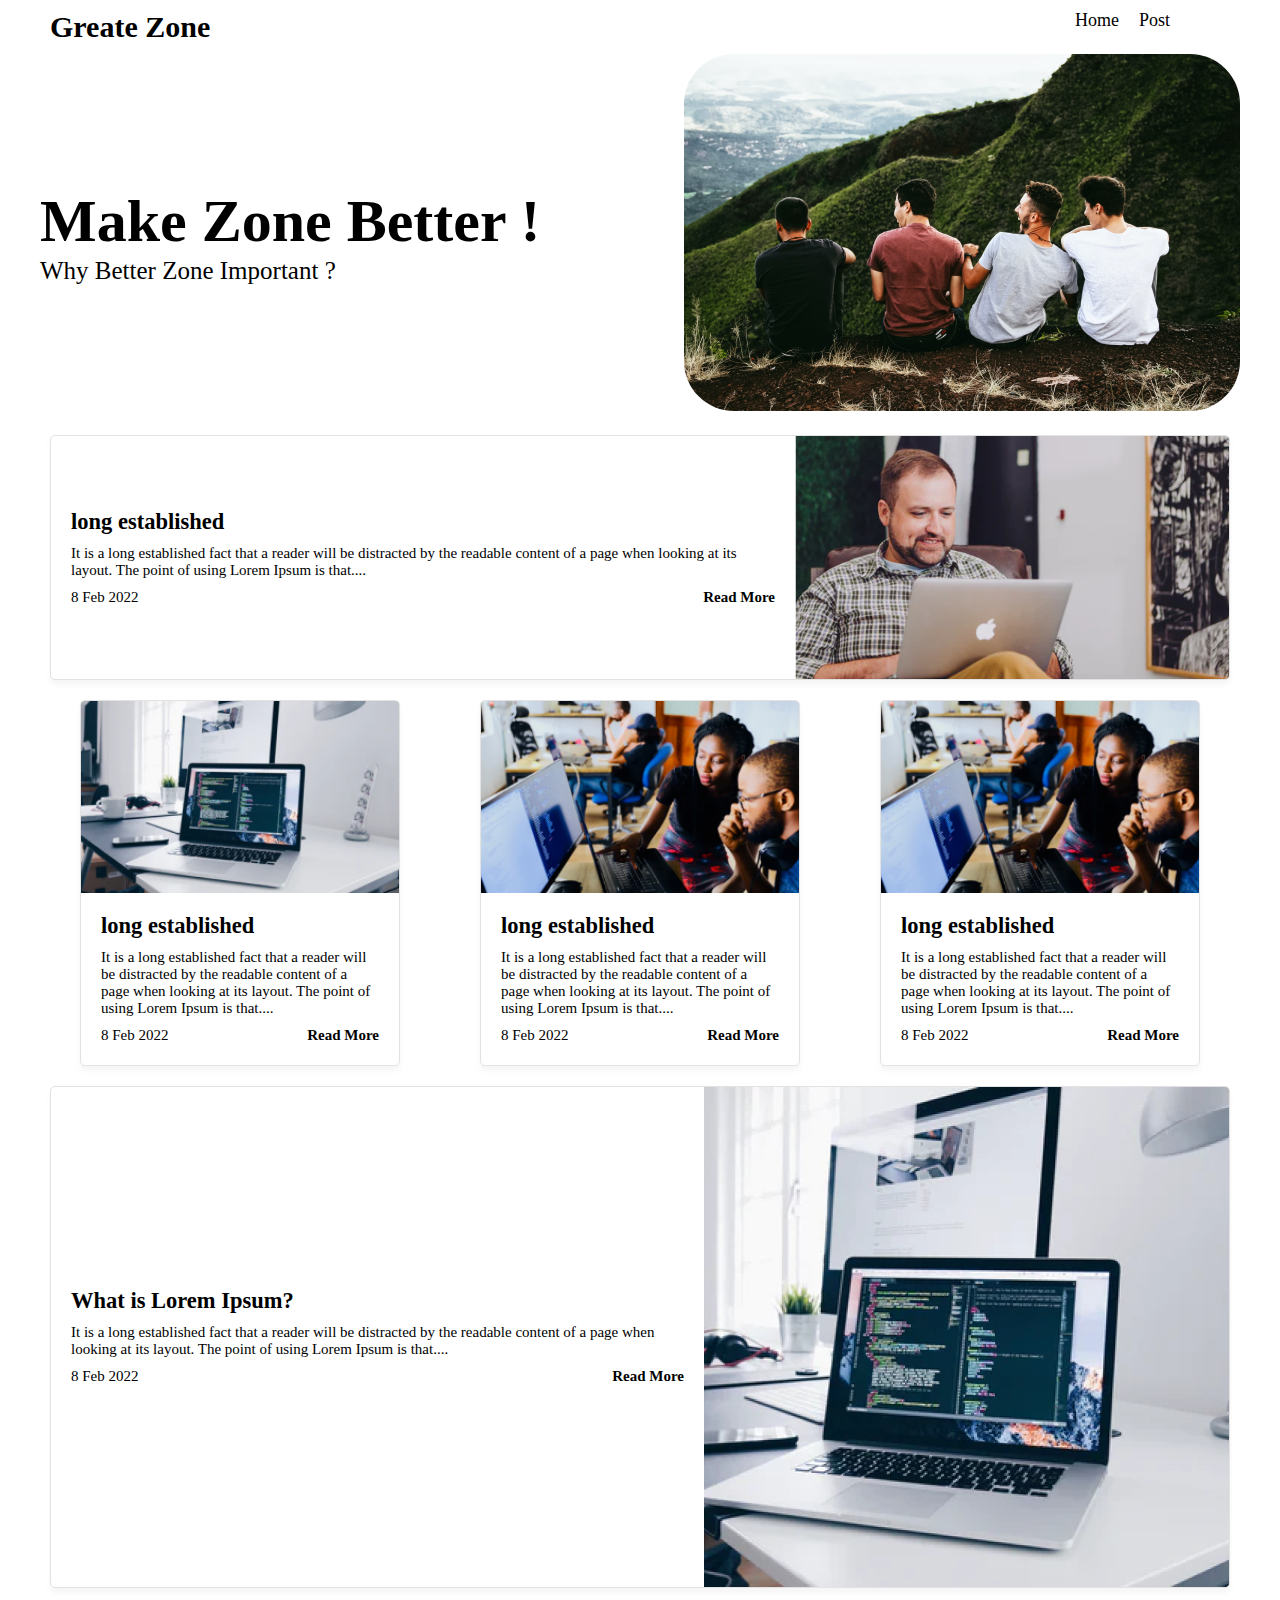
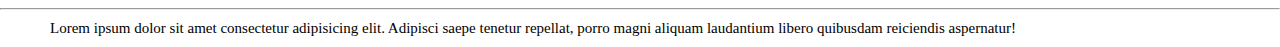
<file: p9/index.html>
<!DOCTYPE html>
<html lang="en">
<head>
    <meta charset="UTF-8">
    <meta http-equiv="X-UA-Compatible" content="IE=edge">
    <meta name="viewport" content="width=device-width, initial-scale=1.0">
    <link
      rel="stylesheet"
      href="https://cdnjs.cloudflare.com/ajax/libs/font-awesome/6.2.1/css/all.min.css"
      integrity="sha512-MV7K8+y+gLIBoVD59lQIYicR65iaqukzvf/nwasF0nqhPay5w/9lJmVM2hMDcnK1OnMGCdVK+iQrJ7lzPJQd1w=="
      crossorigin="anonymous"
      referrerpolicy="no-referrer"
    />
    <link rel="stylesheet" href="style.css">
    <title>Home Page | Blog Website</title>
</head>
<body>
    <header>
        <nav>
            <h1>Greate Zone</h1>
            <ul>
              <a href="index.html">
                <li>Home </li>
               </a>
               <a href="post.html">
                <li>Post </li>
               </a>
                <li>
                    <i class="fa-brands fa-square-facebook"></i>
                </li>
                <li>
                    <i class="fa-brands fa-twitter"></i>
                </li>
                <li>
                    <i class="fa-brands fa-linkedin"></i>
                </li>
            </ul> 
        </nav>
    </header>
    <main>
        <section id="hero">
          <div class="hero_content">
            <h1>Make Zone Better !</h1>
            <h4>Why Better Zone Important ?</h4>
          </div>
          <div class="hero_image">
            <img src="images/hero.png" alt="hero" />
          </div>
        </section>
        <div class="h-card">
          <div class="card_content">
            <h2>long established</h2>
            <p>
              It is a long established fact that a reader will be distracted by
              the readable content of a page when looking at its layout. The point
              of using Lorem Ipsum is that....
            </p>
            <div class="status">
              <p>8 Feb 2022</p>
              <a href="post.html"><button class="read-btn">Read More</button></a>
            </div>
          </div>
          <img src="images/long-card.png" alt="laptop guy" />
        </div>
  
        <div class="card_container">
          <div class="card_wrapper">
            <div class="v-card">
              <div class="card_content">
                <h2>long established</h2>
                <p>
                  It is a long established fact that a reader will be distracted
                  by the readable content of a page when looking at its layout.
                  The point of using Lorem Ipsum is that....
                </p>
                <div class="status">
                  <p>8 Feb 2022</p>
                  <a href="post.html"
                    ><button class="read-btn">Read More</button></a
                  >
                </div>
              </div>
              <img src="images/card1.png" alt="laptop guy" />
            </div>
          </div>
          <div class="card_wrapper">
            <div class="v-card">
              <div class="card_content">
                <h2>long established</h2>
                <p>
                  It is a long established fact that a reader will be distracted
                  by the readable content of a page when looking at its layout.
                  The point of using Lorem Ipsum is that....
                </p>
                <div class="status">
                  <p>8 Feb 2022</p>
                  <a href="post.html"
                    ><button class="read-btn">Read More</button></a
                  >
                </div>
              </div>
              <img src="images/card2.png" alt="laptop guy" />
            </div>
          </div>
          <div class="card_wrapper">
            <div class="v-card">
              <div class="card_content">
                <h2>long established</h2>
                <p>
                  It is a long established fact that a reader will be distracted
                  by the readable content of a page when looking at its layout.
                  The point of using Lorem Ipsum is that....
                </p>
                <div class="status">
                  <p>8 Feb 2022</p>
                  <a href="post.html"
                    ><button class="read-btn">Read More</button></a
                  >
                </div>
              </div>
              <img src="images/card2.png" alt="laptop guy" />
            </div>
          </div>
        </div>
        <div class="h-card">
          <div class="card_content">
            <h2>What is Lorem Ipsum?</h2>
            <p>
              It is a long established fact that a reader will be distracted by
              the readable content of a page when looking at its layout. The point
              of using Lorem Ipsum is that....
            </p>
            <div class="status">
              <p>8 Feb 2022</p>
              <a href="post.html"><button class="read-btn">Read More</button></a>
            </div>
          </div>
          <img src="images/long-big-card.png" alt="laptop guy" />
        </div>
      </main>
      <hr>
      <footer>
        <p>Lorem ipsum dolor sit amet consectetur adipisicing elit. Adipisci saepe tenetur repellat, porro magni aliquam laudantium libero quibusdam reiciendis aspernatur!</p>
        <ul>
            <li>
                <i class="fa-brands fa-square-facebook"></i>
            </li>
            <li>
                <i class="fa-brands fa-twitter"></i>
            </li>
            <li>
                <i class="fa-brands fa-linkedin"></i>
            </li>
        </ul>
      </footer>
</body>
</html>
</file>
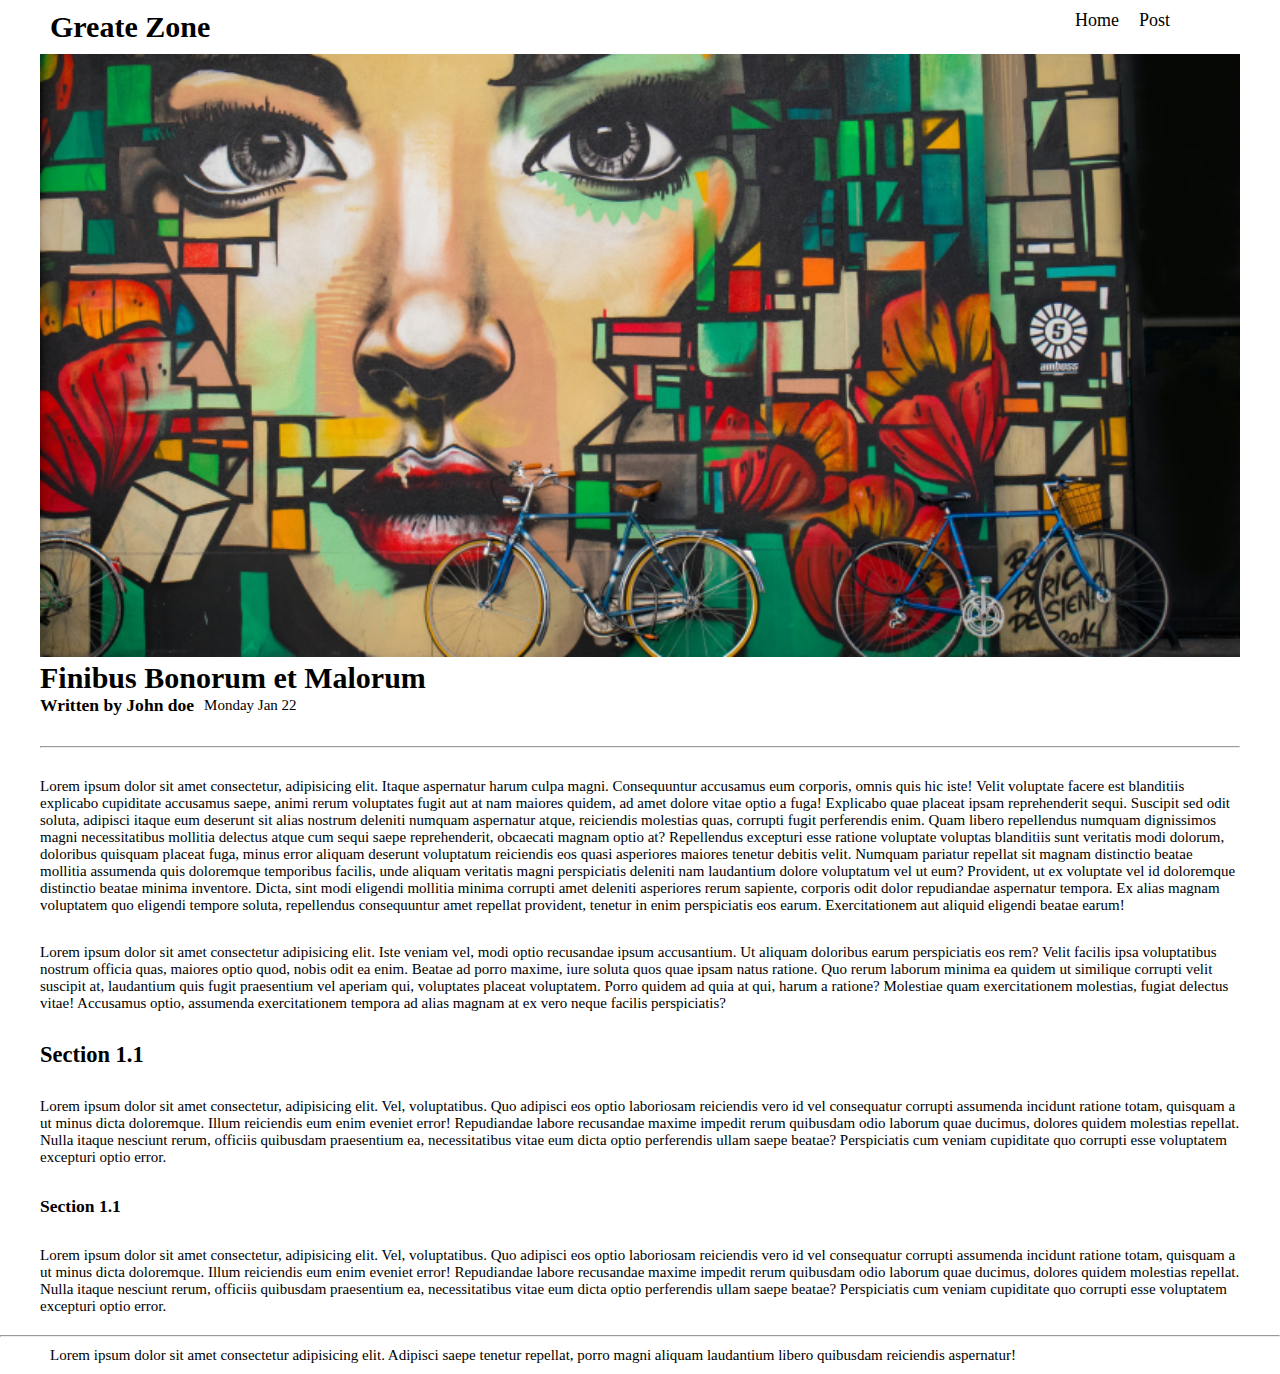
<file: p9/post.html>
<!DOCTYPE html>
<html lang="en">
<head>
    <meta charset="UTF-8">
    <meta http-equiv="X-UA-Compatible" content="IE=edge">
    <meta name="viewport" content="width=device-width, initial-scale=1.0">
    <title>Post |Blog website</title>
    <link
      rel="stylesheet"
      href="https://cdnjs.cloudflare.com/ajax/libs/font-awesome/6.2.1/css/all.min.css"
      integrity="sha512-MV7K8+y+gLIBoVD59lQIYicR65iaqukzvf/nwasF0nqhPay5w/9lJmVM2hMDcnK1OnMGCdVK+iQrJ7lzPJQd1w=="
      crossorigin="anonymous"
      referrerpolicy="no-referrer"
    />
    <link rel="stylesheet" href="style.css">
</head>
<body>
    <header>
        <nav>
            <h1>Greate Zone</h1>
            <ul>
               <a href="index.html">
                <li>Home </li>
               </a>
               <a href="post.html">
                <li>Post </li>
               </a>
                <li>
                    <i class="fa-brands fa-square-facebook"></i>
                </li>
                <li>
                    <i class="fa-brands fa-twitter"></i>
                </li>
                <li>
                    <i class="fa-brands fa-linkedin"></i>
                </li>
            </ul> 
        </nav>
    </header>
    <main class="post">
        <section>
          <div class="banner_image">
            <img src="images/banner.png" alt="banner" />
          </div>
          <h1>Finibus Bonorum et Malorum</h1>
          <div class="about-author">
            <h3>Written by John doe</h3>
            <p>Monday Jan 22</p>
          </div>
        </section>
        <hr />
        <article>
          <p>
            Lorem ipsum dolor sit amet consectetur, adipisicing elit. Itaque
            aspernatur harum culpa magni. Consequuntur accusamus eum corporis,
            omnis quis hic iste! Velit voluptate facere est blanditiis explicabo
            cupiditate accusamus saepe, animi rerum voluptates fugit aut at nam
            maiores quidem, ad amet dolore vitae optio a fuga! Explicabo quae
            placeat ipsam reprehenderit sequi. Suscipit sed odit soluta, adipisci
            itaque eum deserunt sit alias nostrum deleniti numquam aspernatur
            atque, reiciendis molestias quas, corrupti fugit perferendis enim.
            Quam libero repellendus numquam dignissimos magni necessitatibus
            mollitia delectus atque cum sequi saepe reprehenderit, obcaecati
            magnam optio at? Repellendus excepturi esse ratione voluptate voluptas
            blanditiis sunt veritatis modi dolorum, doloribus quisquam placeat
            fuga, minus error aliquam deserunt voluptatum reiciendis eos quasi
            asperiores maiores tenetur debitis velit. Numquam pariatur repellat
            sit magnam distinctio beatae mollitia assumenda quis doloremque
            temporibus facilis, unde aliquam veritatis magni perspiciatis deleniti
            nam laudantium dolore voluptatum vel ut eum? Provident, ut ex
            voluptate vel id doloremque distinctio beatae minima inventore. Dicta,
            sint modi eligendi mollitia minima corrupti amet deleniti asperiores
            rerum sapiente, corporis odit dolor repudiandae aspernatur tempora. Ex
            alias magnam voluptatem quo eligendi tempore soluta, repellendus
            consequuntur amet repellat provident, tenetur in enim perspiciatis eos
            earum. Exercitationem aut aliquid eligendi beatae earum!
          </p>
          <p>
            Lorem ipsum dolor sit amet consectetur adipisicing elit. Iste veniam
            vel, modi optio recusandae ipsum accusantium. Ut aliquam doloribus
            earum perspiciatis eos rem? Velit facilis ipsa voluptatibus nostrum
            officia quas, maiores optio quod, nobis odit ea enim. Beatae ad porro
            maxime, iure soluta quos quae ipsam natus ratione. Quo rerum laborum
            minima ea quidem ut similique corrupti velit suscipit at, laudantium
            quis fugit praesentium vel aperiam qui, voluptates placeat voluptatem.
            Porro quidem ad quia at qui, harum a ratione? Molestiae quam
            exercitationem molestias, fugiat delectus vitae! Accusamus optio,
            assumenda exercitationem tempora ad alias magnam at ex vero neque
            facilis perspiciatis?
          </p>
          <h2>Section 1.1</h2>
          <p>
            Lorem ipsum dolor sit amet consectetur, adipisicing elit. Vel,
            voluptatibus. Quo adipisci eos optio laboriosam reiciendis vero id vel
            consequatur corrupti assumenda incidunt ratione totam, quisquam a ut
            minus dicta doloremque. Illum reiciendis eum enim eveniet error!
            Repudiandae labore recusandae maxime impedit rerum quibusdam odio
            laborum quae ducimus, dolores quidem molestias repellat. Nulla itaque
            nesciunt rerum, officiis quibusdam praesentium ea, necessitatibus
            vitae eum dicta optio perferendis ullam saepe beatae? Perspiciatis cum
            veniam cupiditate quo corrupti esse voluptatem excepturi optio error.
          </p>
          <h3>Section 1.1</h3>
          <p>
            Lorem ipsum dolor sit amet consectetur, adipisicing elit. Vel,
            voluptatibus. Quo adipisci eos optio laboriosam reiciendis vero id vel
            consequatur corrupti assumenda incidunt ratione totam, quisquam a ut
            minus dicta doloremque. Illum reiciendis eum enim eveniet error!
            Repudiandae labore recusandae maxime impedit rerum quibusdam odio
            laborum quae ducimus, dolores quidem molestias repellat. Nulla itaque
            nesciunt rerum, officiis quibusdam praesentium ea, necessitatibus
            vitae eum dicta optio perferendis ullam saepe beatae? Perspiciatis cum
            veniam cupiditate quo corrupti esse voluptatem excepturi optio error.
          </p>
        </article>
      </main>
    <hr>
    <footer>
        <p>Lorem ipsum dolor sit amet consectetur adipisicing elit. Adipisci saepe tenetur repellat, porro magni aliquam laudantium libero quibusdam reiciendis aspernatur!</p>
        <ul>
            <li>
                <i class="fa-brands fa-square-facebook"></i>
            </li>
            <li>
                <i class="fa-brands fa-twitter"></i>
            </li>
            <li>
                <i class="fa-brands fa-linkedin"></i>
            </li>
        </ul>
      </footer>
</body>
</html>
</file>
<file: p1/style.css>
*{
    margin: 0;
    padding: 0;
    box-sizing: border-box;
}

.container{
    background-color: aqua;
    min-height: 100vh;
    border: 10px solid black;  
}

.content{
    max-width: 900px;
    margin:  0 auto;
}
.top_section{
    margin-top: 100px;
    display: flex;
    justify-content: space-between;
    align-items: flex-end;
}

.top_section h1{
    font-size: 60px;
    font-weight: bold;
}

.top_section h4{
    text-align: end;
    font-size: 30px;
}

.image_container,img{
    width: 300px;
    height: 320px;
    border-radius: 50%;
}

.abut_section{
    margin-top: 50px;
}

.abut_section h2{
    font-size: 40px;
    font-weight: bolder;
    margin-bottom: 20px;
}

.abut_section p{
    font-size: 30px;
    line-height: 30px;
    text-align: justify;
}

.biography{
    margin-top: 50px;
}

.biography h1{
    font-size: 40px;
    font-weight: bolder;
    margin-bottom: 10px;
}

.biography ul{
    font-size: 25px;
    margin-left: 50px;
}

footer{
    margin: 50px 0;
    font-size: 30px;
}

footer p{
    text-align: end;
}
</file>
<file: p2/style.css>
*{
    margin: 0;
    padding: 0;
    box-sizing: border-box;
}

body{
    background-color: antiquewhite;
}
.container{
    max-width: 900px;
    margin: 0 auto;
}


.apply-box{
    max-width: 600px;
    padding: 20px;
    background-color: white;
    margin: 0 auto;
    margin-top: 50px;
    border-radius: 20px;
}

.small{
    font-size: 20px;
}

.form_container{
    margin-top: 30px;
    display: grid;
    grid-template-columns: repeat(auto-fit,minmax(200px,1fr));
    grid-gap: 20px;
}

.form_control{
    display: flex;
    flex-direction: column;
}

label{
    font-size: 15px;
    margin-bottom: 10px;
}

input,select,textarea{
    padding: 6px 10px;
    border:1px solid grey;
    border-radius: 10px;
    font-size: 15px;
}

.textarea_control{
    grid-column: 1 / span 2;
}

.textarea_control textarea{
    width: 100%;
}
.button{
    display: flex;
    justify-content: flex-end;
    margin-top: 20px;
}
.button button{
   
    padding: 10px;
    border-radius: 30px ;
    letter-spacing: 2px;
    font-size: 20px;
    background-color: crimson ;
    color: wheat;
    cursor: pointer;
    transition: .3s ease-in;
}
button:hover{
    background-color: grey;
    border:2px solid green;
    transition: .3s ease-out;

}

@media (max-width:456px){
    .textarea_control{
        grid-column: 1 / span 1;
    }
}
</file>
<file: p4/style.css>
*{
    margin: 0;padding: 0;
    box-sizing: border-box;
}

html,body{
    line-height: 1.4;
    font-weight: 300;
}

.hero_section{
    background-image: url(images/developer.png);
    min-height: 100vh;
    background-position: center;
    background-size: cover;
    background-repeat: no-repeat;
}

.text_container{
    color: wheat;
    max-width: 900px;
    margin: auto;
    padding-top: 64px;
    padding-left: 60px;
    
}

.lg_text{
    font-size: 74px;
}

.black_box{
    background-color: black;
    color: white;
    text-align: center;
    padding: 20px;
    letter-spacing: 2px;
}

.work{
   display: grid;
   gap: 20px;
   grid-template-columns: repeat(auto-fit,minmax(320px,1fr));
  
   max-width: 1100px;
   margin: 50px auto;
}

.item{
    display: flex;
    justify-content: center;
    align-items: center;
}

.card{
    max-width: 320px;
    height: 400px;
    border-radius: 10px;
    box-shadow: 3px 5px 5px rgba(1, 1, 1, 0.2);
    transition: 0.2s ease-in-out ;

}

.card:hover{
    transform: scale(1.04);
}
.card_container{
    padding: 20px;

}

.card_container h3{
    margin-bottom: 10px;
}

.bottom{
    display: flex;
    
}

.contact{
    background-color: #515603;
    
}

.about{
    background-color: #722300;
    
}

.contact ,.about{
    min-height: 300px;
    padding: 32px;
    color: wheat;

}


.contact h1, .about h1{
    font-size: 64px;
    font-weight: 300;
}
.contact p ,.about p{
    margin-bottom: 20px;
}

footer{
    text-align: center;
    text-transform:uppercase;
    background-color: black;
    padding: 20px;
    color: blanchedalmond;
    letter-spacing: 1.5px;
    min-height: 100px;
    padding-top: 50px;
}


@media (max-width:786px){
    .hero_section{
        min-height: auto;
    }
}
</file>
<file: p5/style.css>
*{
    margin: 0;padding: 0;
box-sizing: border-box;
}

html,body{
    line-height: 1.4;
    font-weight: 400;
}

button{
    padding: 10px 15px;
    border: none;
    transition: 02s ease-in-out;
    
}

button:hover{
    opacity: 0.8;
    transition: 0.2s ease-in-out;
}
/* Naviagtaion */

nav{
    box-shadow: 5px 5px 5px rgba(1,1,1, 0.5);
    position: sticky;
    top: 0;
    background: white;
    padding: 10px;
    margin-bottom: 30px;
}
.navigation{
    display: flex;
    justify-content: space-between;
    align-items: center;

}

.container{
    max-width: 1200px;
    margin: 0 auto;

}

.bar_icon{
    font-size: 32px;
}

/* Hero */
.hero{
    display: flex;
    gap: 100px;
    justify-content: center;
    align-items: center;
}

.hero_content{
    display: flex;
    flex-direction: column;
    gap: 20px;
}

.tag{
    background-color: azure;
    color: blue;
    padding: 5px 10px;
    align-self: flex-start;
    font-size: 30px;
}

.hero_content h1{
    font-size: 72px;
    line-height: 1.2;
}
.explore_btn{
    background-color: #ffc066;
    align-self: flex-start;
}


.features{
    display: flex;
    margin-top: 100px;
    gap: 20px;
    justify-content: center;
    margin-bottom: 50px;
}
.feature{
    display: flex;
    gap: 20px;
    padding: 20px;
}

.feature:hover{
    transition: .2s ease-in-out;
    box-shadow: 5px 5px 5px rgba(1,1,1, 0.5);
}


.divider{
    border: solid 1px black;
    margin: 20px 0;
}

/*Menu section*/
.menu{
    display: flex;
    flex-direction: column;
    gap: 50px;
    margin: 50px;
    align-items: center;
}

.menu .tag{
    align-self: center;
}

.grid{
    display: grid;
  gap: 10px;
  grid-template-areas:
    "I1 I1 I2 I3"
    "I1 I1 I2 I7"
    "I4 I5 I6 I7";

}

.item1 {
    grid-area: I1;
  }
  .item2 {
    grid-area: I2;
  }
  .item3 {
    grid-area: I3;
  }
  .item4 {
    grid-area: I4;
  }
  .item5 {
    grid-area: I5;
  }
  .item6 {
    grid-area: I6;
  }
  .item7 {
    grid-area: I7;
  }

  footer{
    background-color: #ffc066;

  }

  .link_lists h3{
    margin-bottom: 10px;
    color: grey;

  }
  .link_lists ul{
 list-style: none;
  }
  .link_lists ul li{
    font-size: 16px;
    margin-bottom: 5px;
     }

  .footer_container{
    padding: 30px;
    display: flex;
    justify-content: space-between;
  }

.new_letter{
    padding: 5px 40px;
    margin-bottom: 10px;
}
.icon_container{
    display: flex;
    gap: 15px;
    font-size: 32px;
}

@media(max-width:786px){
    .hero{
        flex-direction: column;
    }
    .hero_img{
        width: 90%;
    }

    .hero_content{
        gap: 10px;
        padding: 10px;

    }

    .hero_content h1{
        font-size: 32px;
    
    }

    .features{
        flex-direction: column;
    }

    .footer_container{
        flex-direction: column;
    }
}
</file>
<file: p6/style.css>
*{
    margin: 0;padding: 0;
    box-sizing: border-box;
}

:root{
    --purple500:#281154;
    --purle300:#270082;
    --purple600:#1b0058;
    --red60:#dc0000;
    --body:#f9f6ff;
}

html,body{
    font-family: 'Segoe UI', Tahoma, Geneva, Verdana, sans-serif;
    font-weight: 300;
    line-height: 1.4;
    scroll-behavior: smooth;
}

.container{
    max-width: 1200px;
    margin: 0 auto;
    ;
}

button{
    padding: 10px 15px;
    border: none;
    
}
button:hover{
    opacity: 0.8;
}

ul{
    list-style: none;
   
}

a{
    text-decoration: none;
    color: white;
}

header{
    background-color: var(--purle300);
    position: sticky;
    top: 0;
    z-index: 100;
    box-shadow: 5px 5px 5px rgba(1, 1, 1, 0.6);

}

nav{
    display: flex;
    justify-content: space-between;
    color: white;
    align-items: center;
    padding: 20px 0;
}

nav ul{
    display: flex;
    gap: 20px;
}

.logo{
    font-size: 32px;
    font-weight: 600
}
nav ul li{
    border-bottom: 2px solid transparent;
}
nav ul li:hover{
    border-bottom: 2px solid white;

}

.hero-section{
    background-image: url(images/hero_image.png);
    height: 100vh;
    display: grid;
    color: white;
    place-items: center;
    text-align: center;
}

.hero-section .container{
    display: flex;
    flex-direction: column;
    gap: 30px;
}

.hero-section h1{
    font-size: 96px;

}

.hero-section h3{
    font-size:32px ;
}

.music-section{
    padding-top: 50px;
    background-color: var(--purple500);

}

.music-section .container{
    display: flex;
    flex-direction: column;
    gap: 30px;
    justify-content: center;
    align-items: center;
    color: wheat;
}

.ipad-iphone-img{
    position: relative;
    top: 400px;
    margin-top: -400px;
}
.primary-btn{
    background-color: var(--red60);
    color: white;
}

.secondary-btn{
    background-color: var(--purle300);
    color: white;
}

.about-music{
    padding-top: 500px;
    display: grid;
    place-items: center;
    gap: 50px;
    text-align: center;
    margin-bottom: 50px;
}

.video-section{
    background-image: url(images/video.png);
    min-height: 800px;
    display: grid;
    place-items: center;
    color: white;
    text-align: center;
    background-attachment: fixed;

}
.video-section .container{
    display: flex;
    flex-direction: column;
    gap: 30px;
    margin-top: -200px;
}

.hero-section .video-section{
    position: relative;
    background-position: center;
    background-size: cover;
    background-repeat: no-repeat;
}

.gift-section{
    display: flex;
    justify-content: center;
    margin: 100px 0;
    gap: 50px;
}


.gift-content{
    display: flex;
    flex-direction: column;
    grid-area: 30px;
}
</file>
<file: p7/style.css>
*{
    margin: 0;
    padding: 0;
    box-sizing: border-box;
}

html,body{
    font-weight: 300;
    line-height: 1.4;
    
}

nav{
    display: flex;
    justify-content: space-between;
    align-items: center;
    padding: 10px;

}

.logo img{
    width: 50%;
    height:auto;
}

.center-nav{
    display: flex;
}
.search{
    display: flex;
}
.search input{
    min-width: 600px;
    padding: 10px 20px;
    border: 0.5px solid gray;

}

.search button{
    border: none;
    padding: 10px 20px;
}

.mic{
    border-radius: 50%;
    padding: 15px;
    background-color: rgb(240, 239, 239);
    display: grid;
    place-items: center;
    margin-left: 15px;
}

.mic img{
    width: 20px;
}

.side-nav{
    display: flex;
    align-items: center;
    justify-content: center;
    gap: 20px;
    margin-right: 15px;
}

.tags{
    display: flex;
    padding: 10px 2px;
    gap:15px;
    border-top: 1px solid #ccc;
}

.tag{
    padding: 5px 15px;
    border-radius: 20px;
    border: 1px solid #ccc;
}

.dark{
    background-color: black;
    color: white;
}

.light{
    background-color: rgb(235, 233, 233);
    color: rgb(67, 67, 67);
}
.container{
    display: flex;
}
aside{
    padding: 10px;
    display: flex;
    flex-direction: column;
    align-items: center;
    gap: 30px;

}
.side-icons{
    display: flex;
    flex-direction: column;
    align-items: center;
    justify-content: center;
    
}

.side-icons img{
    width: 30px;

}

.side-icons p{
    font-weight: 10px;
    margin-top: 5px;
}

.bars{
    margin-top: 20px;
}

.main-conatiner{
    width: 100%;
}

main{
    min-height: 100vh;
    background-color: rgb(235, 232, 232);
}

.card-container{
    display: grid;
    grid-template-columns: repeat(auto-fit,minmax(320px,1fr));
}

.card{
    padding: 10px;
    max-width: 320px;
    display: flex;
    flex-direction: column;
}

.avatar-content{
    padding-top: 10px;
    display: flex;
    gap: 5px;
}

.card h3{
    font-size: 20px;

}

.content{
    display: flex;
    flex-direction: column;
    gap: 5px;
}
.channel-name{
    font-size: 16px;
    font-weight: bold;
}

.content-status{
    display: flex;
    font-size: 14px;
    gap: 10px;
}
</file>
<file: p8/style.css>
*{
    margin: 0;
    padding: 0;
    box-sizing: border-box;
}

a{
    text-decoration: none;
}

body{
    display: flex;
}

header{
    border: 1px solid #ccc;
    height: 100vh;

}

nav h1{
    font-size: 20px;
    font-weight: 300;
    padding: 10px;
    border-bottom: 1px solid #ccc;
}

nav ul{
    list-style: none;
}

nav ul li{
    border-bottom: 1px solid #ccc;
    color:black;
    padding: 10px;

}

nav ul li:hover{
    background-color: #ccc;
    transition: 0.3s ease-in-out;
}

main{
    padding: 20px;
    max-width: 1200px;
}

section{
    margin-bottom:50px ;
}
section article{
    font-size: 14px;
    display: flex;
    flex-direction: column;
    gap: 20px;

}

section h2{
    padding-bottom: 12px;
    font-size: 25px;
    border-bottom: 10px solid #ccc;
    margin-bottom: 20px;
    font-weight: bolder;
}


section article ul{
    margin-left: 20px;
    display: flex;
    flex-direction: column;
    gap: 20px;
}

code{
    text-align: left;
    white-space: pre-line;
    line-height: 2;
    background-color: #ccc;
    padding: 15px;
    margin: 10px;
    border-radius: 5px;

}

@media (max-width:480px){
    body{
        flex-direction: column;
    }

    header{
        height: auto;
        
    }
}
</file>
<file: p9/style.css>
*{
    margin: 0;padding: 0;box-sizing: border-box;
}

html{
    font-size: 62.5%;
}

body{
    font-size: 1.5rem;
}
header{
    position: sticky;
    top: 0;
    background-color: #fff;
}

nav{
    display: flex;
    justify-content: space-between;
    padding: 1rem;
    max-width: 1200px;
    margin: 0 auto;
}
ul{
    list-style: none;
}

nav ul{
    display: flex;
    gap: 2rem;
}

nav ul li{
    font-size: 1.8rem;
    border-bottom: 1px solid transparent;

}
nav ul li:hover{
    border-bottom: #ccc 2px solid;
}

nav i{
    font-size: 2rem;
}


main{
    max-width: 1200px;
    margin: auto;
}

#hero {
    display: flex;
    justify-content: space-between;
    align-items: center;
  }
  
  .hero_content h1 {
    font-size: 6rem;
    line-height: 1.2;
  }
  .hero_content h4 {
    font-size: 2.5rem;
    font-weight: 300;
  }
  
  .hero_image img {
    border-radius: 5rem;
  }

.h-card {
    display: flex;
    margin: 2rem 1rem;
    box-shadow: 0px 5px 4px rgba(221, 221, 221, 0.25);
    align-items: center;
    border: 1px solid #e2e2e2;
    border-radius: 0.5rem;
    overflow: hidden;
  }
  
  .card_content {
    padding: 2rem;
    display: flex;
    flex-direction: column;
    gap: 1rem;
  }
  .status {
    display: flex;
    justify-content: space-between;
  }
  .read-btn {
    all: unset;
    font-weight: 600;
    border-bottom: 1px solid transparent;
  }
  .read-btn:hover {
    border-bottom: 1px solid #ccc;
  }
  
  /* v-cards */
  
  .v-card {
    display: flex;
    flex-direction: column-reverse;
    max-width: 320px;
    box-shadow: 0px 5px 4px rgba(221, 221, 221, 0.25);
    align-items: center;
    border: 1px solid #e2e2e2;
    border-radius: 0.5rem;
    overflow: hidden;
  }
  
  .card_container {
    margin: 0 auto;
    display: grid;
    grid-template-columns: repeat(auto-fit, minmax(320px, 1fr));
  }
  .card_wrapper {
    display: flex;
    justify-content: center;
  }
  .v-card img {
    width: 100%;
    height: 100%;
  }
  

  
  footer {
    display: flex;
    justify-content: space-between;
    align-items: center;
    padding: 1rem;
    max-width: 1200px;
    margin: 0 auto;
  }
  
  footer ul {
    display: flex;
    gap: 2rem;
  }
  footer ul li {
    font-size: 1.8rem;
  }

  .banner_image img {
    width: 100%;
  }
  .post h1 {
    font-size: 3rem;
  }
  .post hr {
    margin: 3rem 0;
  }
  .about-author {
    display: flex;
    gap: 1rem;
    align-items: center;
  }
  
  article {
    display: flex;
    flex-direction: column;
    gap: 3rem;
    margin-bottom: 2rem;
  }
  
  a {
    text-decoration: none;
    color: #000;
  }
</file>
